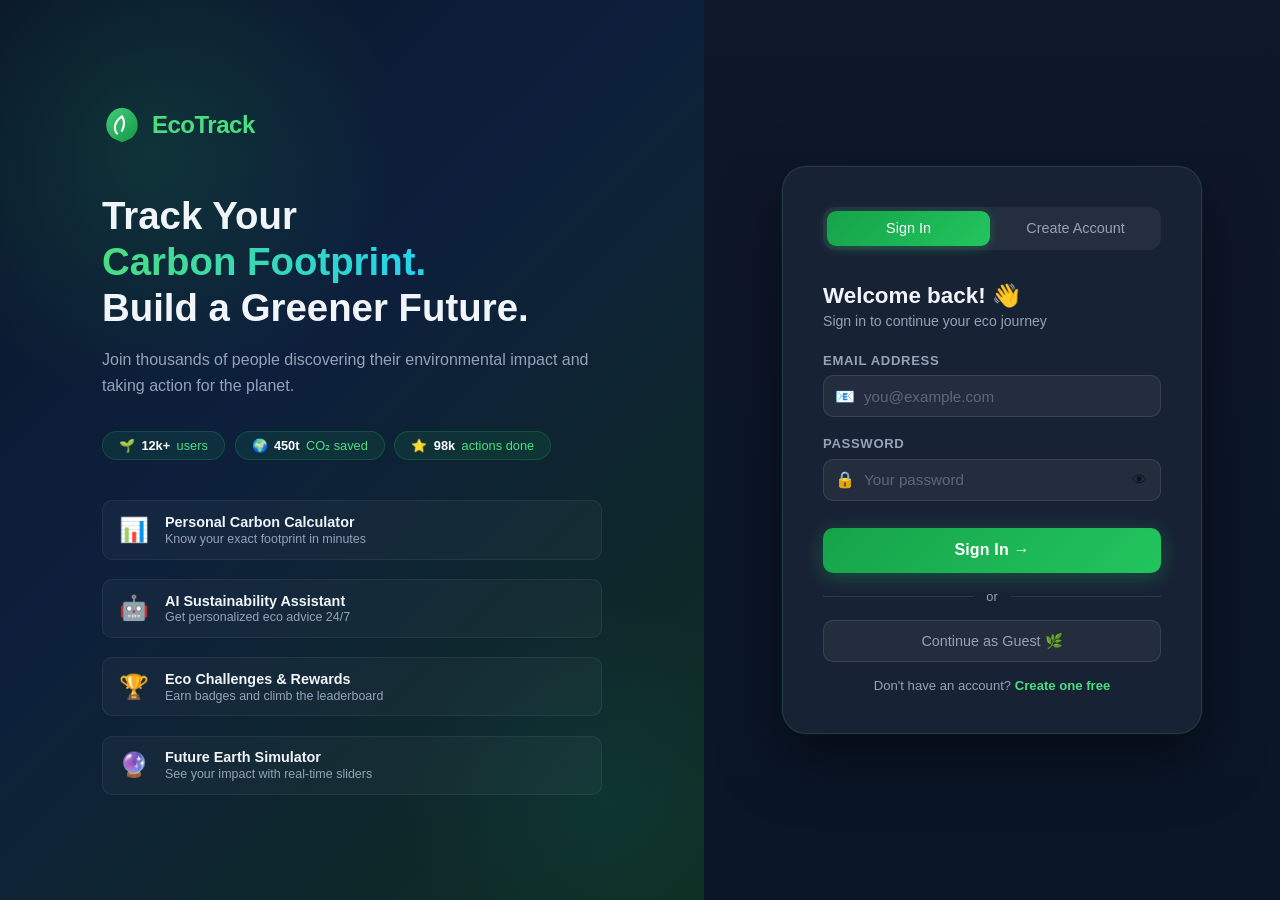
<file: index.html>
<!DOCTYPE html>
<html lang="en">
<head>
  <meta charset="UTF-8" />
  <meta name="viewport" content="width=device-width, initial-scale=1.0" />
  <meta http-equiv="X-Content-Type-Options" content="nosniff" />
  <meta name="referrer" content="no-referrer" />
  <meta http-equiv="Content-Security-Policy" content="default-src 'self'; style-src 'self' https://fonts.googleapis.com 'unsafe-inline'; font-src https://fonts.gstatic.com; script-src 'self' 'unsafe-inline'; connect-src 'none'; img-src 'self' data:; frame-ancestors 'none';" />
  <title>EcoTrack — Your Carbon Footprint Companion</title>
  <meta name="description" content="EcoTrack helps you understand, track, and reduce your personal carbon footprint through smart insights, eco challenges, and AI guidance." />
  <link rel="preconnect" href="https://fonts.googleapis.com" />
  <link rel="preconnect" href="https://fonts.gstatic.com" crossorigin />
  <link href="https://fonts.googleapis.com/css2?family=Inter:wght@300;400;500;600;700;800&family=Space+Grotesk:wght@400;500;600;700&display=swap" rel="stylesheet" />
  <link rel="stylesheet" href="css/style.css" />
</head>
<body>
  <!-- Skip to main content (keyboard/screen reader accessibility) -->
  <a href="#main-content" class="skip-link">Skip to main content</a>

  <!-- ===== NAV ===== -->
  <nav class="navbar" id="navbar" role="navigation" aria-label="Main navigation">
    <div class="nav-brand">
      <div class="nav-logo" aria-label="EcoTrack home">
        <svg width="28" height="28" viewBox="0 0 28 28" fill="none" aria-hidden="true">
          <path d="M14 2C8 2 3 8 3 14c0 4 2 7.5 5 9.5L14 26l6-2.5c3-2 5-5.5 5-9.5C25 8 20 2 14 2z" fill="url(#leafGrad)" opacity="0.9"/>
          <path d="M14 8c-3 2-5 5-5 8 0 1.5.5 3 1.5 4" stroke="#fff" stroke-width="1.5" stroke-linecap="round"/>
          <path d="M14 8c2 3 2 6 0 10" stroke="#fff" stroke-width="1.5" stroke-linecap="round"/>
          <defs>
            <linearGradient id="leafGrad" x1="3" y1="2" x2="25" y2="26" gradientUnits="userSpaceOnUse">
              <stop offset="0%" stop-color="#4ade80"/>
              <stop offset="100%" stop-color="#16a34a"/>
            </linearGradient>
          </defs>
        </svg>
        <span>EcoTrack</span>
      </div>
    </div>
    <div class="nav-tabs" id="navTabs" role="tablist" aria-label="App sections">
      <button class="nav-tab active" data-tab="dashboard" id="tab-dashboard" role="tab" aria-selected="true" aria-controls="section-dashboard">Dashboard</button>
      <button class="nav-tab" data-tab="calculator" id="tab-calculator" role="tab" aria-selected="false" aria-controls="section-calculator">Calculator</button>
      <button class="nav-tab" data-tab="actions" id="tab-actions" role="tab" aria-selected="false" aria-controls="section-actions">Actions</button>
      <button class="nav-tab" data-tab="challenges" id="tab-challenges" role="tab" aria-selected="false" aria-controls="section-challenges">Challenges</button>
      <button class="nav-tab" data-tab="leaderboard" id="tab-leaderboard" role="tab" aria-selected="false" aria-controls="section-leaderboard">Leaderboard</button>
      <button class="nav-tab" data-tab="simulator" id="tab-simulator" role="tab" aria-selected="false" aria-controls="section-simulator">Simulator</button>
      <button class="nav-tab" data-tab="hub" id="tab-hub" role="tab" aria-selected="false" aria-controls="section-hub">Learning Hub</button>
      <button class="nav-tab" data-tab="insights" id="tab-insights" role="tab" aria-selected="false" aria-controls="section-insights">Insights</button>
    </div>
    <div class="nav-right">
      <span class="nav-pts" id="navPoints" aria-label="Your green points">0 pts</span>
      <div class="nav-eco-score" aria-label="Your Eco Score">
        <span class="score-label">Eco Score</span>
        <span class="score-value" id="navEcoScore">—</span>
      </div>
      <div class="nav-user-btn" id="navUserBtn" onclick="toggleUserMenu()" aria-haspopup="true" aria-expanded="false" aria-controls="userDropdown" role="button" tabindex="0">
        <div class="nav-avatar" id="navUserAvatar" aria-hidden="true">?</div>
        <span class="nav-username" id="navUserName">User</span>
      </div>
      <div class="user-dropdown" id="userDropdown" role="menu" aria-label="User menu" style="display:none">
        <div class="dropdown-user-info">
          <div class="dropdown-avatar" id="dropdownAvatar" aria-hidden="true">?</div>
          <div>
            <div class="dropdown-name" id="dropdownName">User</div>
            <div class="dropdown-email" id="dropdownEmail">—</div>
          </div>
        </div>
        <hr class="dropdown-divider" />
        <button class="dropdown-item" onclick="logoutUser()" role="menuitem">🚪 Sign Out</button>
      </div>
    </div>
  </nav>

  <!-- ===== HERO STRIP ===== -->
  <div class="hero-strip" id="heroStrip">
    <div class="hero-content">
      <div class="hero-text">
        <h1>Your planet.<br/><span class="hero-highlight">Your responsibility.</span></h1>
        <p>Track your carbon footprint, take daily actions, and watch the difference you make. Every gram counts.</p>
      </div>
      <div class="hero-stats">
        <div class="hero-stat">
          <span class="hero-stat-num" id="heroTotal">—</span>
          <span class="hero-stat-label">kg CO₂ / year</span>
        </div>
        <div class="hero-divider"></div>
        <div class="hero-stat">
          <span class="hero-stat-num" id="heroSaved">0</span>
          <span class="hero-stat-label">kg saved this month</span>
        </div>
        <div class="hero-divider"></div>
        <div class="hero-stat">
          <span class="hero-stat-num" id="heroStreak">0</span>
          <span class="hero-stat-label">day streak 🔥</span>
        </div>
      </div>
    </div>
    <div class="hero-globe">
      <div class="globe-ring"></div>
      <div class="globe-ring ring2"></div>
      <div class="globe-ring ring3"></div>
      <div class="globe-core">
        <span id="globeScore">?</span>
      </div>
    </div>
  </div>

  <!-- ===== MAIN CONTENT ===== -->
  <main class="main-content" id="main-content" role="main">

    <!-- ======== DASHBOARD TAB ======== -->
    <section class="tab-section active" id="section-dashboard" role="tabpanel" aria-labelledby="tab-dashboard" tabindex="0">
      <div class="section-grid">

        <!-- Footprint Breakdown Card -->
        <div class="card card--wide">
          <div class="card-header">
            <h2 class="card-title">Footprint Breakdown</h2>
            <span class="card-badge">Your Profile</span>
          </div>
          <div class="breakdown-chart" id="breakdownChart">
            <div class="breakdown-bar-wrap">
              <div class="breakdown-bar-label"><span class="dot dot--transport"></span>Transport</div>
              <div class="breakdown-bar-track"><div class="breakdown-bar-fill" id="barTransport" style="width:0%"></div></div>
              <span class="breakdown-bar-val" id="valTransport">—</span>
            </div>
            <div class="breakdown-bar-wrap">
              <div class="breakdown-bar-label"><span class="dot dot--food"></span>Food</div>
              <div class="breakdown-bar-track"><div class="breakdown-bar-fill fill--food" id="barFood" style="width:0%"></div></div>
              <span class="breakdown-bar-val" id="valFood">—</span>
            </div>
            <div class="breakdown-bar-wrap">
              <div class="breakdown-bar-label"><span class="dot dot--energy"></span>Home Energy</div>
              <div class="breakdown-bar-track"><div class="breakdown-bar-fill fill--energy" id="barEnergy" style="width:0%"></div></div>
              <span class="breakdown-bar-val" id="valEnergy">—</span>
            </div>
            <div class="breakdown-bar-wrap">
              <div class="breakdown-bar-label"><span class="dot dot--shopping"></span>Shopping</div>
              <div class="breakdown-bar-track"><div class="breakdown-bar-fill fill--shopping" id="barShopping" style="width:0%"></div></div>
              <span class="breakdown-bar-val" id="valShopping">—</span>
            </div>
          </div>
          <div class="breakdown-cta" id="breakdownCta">
            <p>Complete the calculator to see your footprint breakdown</p>
            <button class="btn btn--primary" onclick="switchTab('calculator')">Calculate Now →</button>
          </div>
        </div>

        <!-- Global Comparison Card -->
        <div class="card">
          <div class="card-header">
            <h2 class="card-title">Global Comparison</h2>
          </div>
          <div class="comparison-wrap" id="comparisonWrap">
            <div class="comparison-item">
              <span class="comp-country">🇮🇳 India avg</span>
              <div class="comp-bar-track"><div class="comp-bar-fill" style="width:13%"></div></div>
              <span class="comp-val">1.9t</span>
            </div>
            <div class="comparison-item comp-you" id="compYou" style="display:none">
              <span class="comp-country">👤 You</span>
              <div class="comp-bar-track"><div class="comp-bar-fill comp-fill-you" id="compYouBar" style="width:0%"></div></div>
              <span class="comp-val" id="compYouVal">—</span>
            </div>
            <div class="comparison-item">
              <span class="comp-country">🌍 World avg</span>
              <div class="comp-bar-track"><div class="comp-bar-fill comp-fill-world" style="width:27%"></div></div>
              <span class="comp-val">4.0t</span>
            </div>
            <div class="comparison-item">
              <span class="comp-country">🇺🇸 USA avg</span>
              <div class="comp-bar-track"><div class="comp-bar-fill comp-fill-usa" style="width:100%"></div></div>
              <span class="comp-val">14.7t</span>
            </div>
            <div class="comparison-item">
              <span class="comp-country">🎯 Paris target</span>
              <div class="comp-bar-track"><div class="comp-bar-fill comp-fill-target" style="width:7%"></div></div>
              <span class="comp-val">1.0t</span>
            </div>
          </div>
          <p class="card-note" id="compNote">Complete calculator to see where you stand</p>
        </div>

        <!-- Trees Equivalent Card -->
        <div class="card trees-card">
          <div class="card-header">
            <h2 class="card-title">🌳 Trees Needed</h2>
          </div>
          <div class="trees-display">
            <span class="trees-num" id="treesEquivalent">—</span>
            <span class="trees-label">trees to offset your yearly emissions</span>
          </div>
          <p class="card-note">One tree absorbs ~22 kg CO₂/year. Reducing is always better than offsetting!</p>
        </div>

        <!-- Monthly Trend Card -->
        <div class="card card--wide">
          <div class="card-header">
            <h2 class="card-title">Monthly CO₂ Savings Trend</h2>
            <span class="card-badge trend-badge" id="trendBadge">—</span>
          </div>
          <div class="trend-chart" id="trendChart">
            <div class="trend-placeholder">
              <svg width="48" height="48" viewBox="0 0 48 48" fill="none">
                <path d="M4 40 L12 28 L20 32 L28 20 L36 24 L44 12" stroke="#4ade80" stroke-width="2.5" stroke-linecap="round" stroke-linejoin="round"/>
                <circle cx="44" cy="12" r="3" fill="#4ade80"/>
              </svg>
              <p>Track actions daily to build your trend chart</p>
            </div>
            <canvas id="trendCanvas" width="600" height="160" style="display:none"></canvas>
          </div>
        </div>

        <!-- Quick Actions Card -->
        <div class="card">
          <div class="card-header">
            <h2 class="card-title">Today's Actions</h2>
            <span id="todayCount" class="card-badge">0 done</span>
          </div>
          <div class="quick-actions-list" id="quickActionsList"></div>
        </div>

      </div>
    </section>

    <!-- ======== CALCULATOR TAB ======== -->
    <section class="tab-section" id="section-calculator" role="tabpanel" aria-labelledby="tab-calculator" tabindex="0">
      <div class="calc-header">
        <h2 class="section-title">Carbon Footprint Calculator</h2>
        <p class="section-subtitle">Answer a few questions about your lifestyle to get your personalized carbon footprint estimate.</p>
        <div class="calc-steps" id="calcSteps">
          <div class="calc-step active" data-step="0"><div class="step-icon">🚗</div><span>Transport</span></div>
          <div class="step-connector"></div>
          <div class="calc-step" data-step="1"><div class="step-icon">🍽️</div><span>Food</span></div>
          <div class="step-connector"></div>
          <div class="calc-step" data-step="2"><div class="step-icon">🏠</div><span>Home</span></div>
          <div class="step-connector"></div>
          <div class="calc-step" data-step="3"><div class="step-icon">🛍️</div><span>Shopping</span></div>
          <div class="step-connector"></div>
          <div class="calc-step" data-step="4"><div class="step-icon">✅</div><span>Results</span></div>
        </div>
      </div>

      <div class="calc-body">
        <!-- Step 0: Transport -->
        <div class="calc-panel active" id="panel-0">
          <h3 class="panel-title">🚗 How do you get around?</h3>
          <div class="question-group">
            <label class="question-label" for="carKm">How many km do you drive per week?</label>
            <div class="slider-wrap">
              <input type="range" id="carKm" class="eco-slider" min="0" max="1000" value="100" step="10" />
              <div class="slider-display"><span id="carKmVal">100</span> km/week</div>
            </div>
            <div class="option-row">
              <label class="question-label">Car type</label>
              <div class="option-pills" id="carType">
                <button class="pill active" data-val="petrol">⛽ Petrol</button>
                <button class="pill" data-val="diesel">🛢️ Diesel</button>
                <button class="pill" data-val="hybrid">⚡ Hybrid</button>
                <button class="pill" data-val="electric">🔋 Electric</button>
                <button class="pill" data-val="none">🚶 No car</button>
              </div>
            </div>
            <label class="question-label" for="flightShort">Short-haul flights per year (under 3h)</label>
            <div class="slider-wrap">
              <input type="range" id="flightShort" class="eco-slider" min="0" max="20" value="2" step="1"/>
              <div class="slider-display"><span id="flightShortVal">2</span> flights</div>
            </div>
            <label class="question-label" for="flightLong">Long-haul flights per year (over 3h)</label>
            <div class="slider-wrap">
              <input type="range" id="flightLong" class="eco-slider" min="0" max="10" value="1" step="1"/>
              <div class="slider-display"><span id="flightLongVal">1</span> flights</div>
            </div>
            <div class="option-row">
              <label class="question-label">Public transport use</label>
              <div class="option-pills" id="publicTransport">
                <button class="pill active" data-val="rarely">Rarely</button>
                <button class="pill" data-val="sometimes">Sometimes</button>
                <button class="pill" data-val="often">Often</button>
                <button class="pill" data-val="always">Always</button>
              </div>
            </div>
          </div>
          <div class="panel-nav"><span></span><button class="btn btn--primary" onclick="nextPanel(1)">Next: Food →</button></div>
        </div>

        <!-- Step 1: Food -->
        <div class="calc-panel" id="panel-1">
          <h3 class="panel-title">🍽️ What do you eat?</h3>
          <div class="question-group">
            <div class="option-row">
              <label class="question-label">Diet type</label>
              <div class="option-pills" id="dietType">
                <button class="pill active" data-val="omnivore">🥩 Omnivore</button>
                <button class="pill" data-val="flexitarian">🥗 Flexitarian</button>
                <button class="pill" data-val="vegetarian">🥦 Vegetarian</button>
                <button class="pill" data-val="vegan">🌱 Vegan</button>
              </div>
            </div>
            <label class="question-label" for="meatFreq">How many times a week do you eat red meat?</label>
            <div class="slider-wrap">
              <input type="range" id="meatFreq" class="eco-slider" min="0" max="21" value="5" step="1"/>
              <div class="slider-display"><span id="meatFreqVal">5</span> times/week</div>
            </div>
            <div class="option-row">
              <label class="question-label">Local / seasonal food</label>
              <div class="option-pills" id="localFood">
                <button class="pill active" data-val="rarely">Rarely</button>
                <button class="pill" data-val="sometimes">Sometimes</button>
                <button class="pill" data-val="mostly">Mostly</button>
                <button class="pill" data-val="always">Always</button>
              </div>
            </div>
            <div class="option-row">
              <label class="question-label">Food waste</label>
              <div class="option-pills" id="foodWaste">
                <button class="pill active" data-val="lots">Lots</button>
                <button class="pill" data-val="some">Some</button>
                <button class="pill" data-val="little">Little</button>
                <button class="pill" data-val="none">None</button>
              </div>
            </div>
          </div>
          <div class="panel-nav">
            <button class="btn btn--ghost" onclick="nextPanel(0)">← Back</button>
            <button class="btn btn--primary" onclick="nextPanel(2)">Next: Home →</button>
          </div>
        </div>

        <!-- Step 2: Home -->
        <div class="calc-panel" id="panel-2">
          <h3 class="panel-title">🏠 Your home energy use</h3>
          <div class="question-group">
            <div class="option-row">
              <label class="question-label">Home type</label>
              <div class="option-pills" id="homeType">
                <button class="pill active" data-val="apartment">🏢 Apartment</button>
                <button class="pill" data-val="house-small">🏡 Small house</button>
                <button class="pill" data-val="house-large">🏘️ Large house</button>
              </div>
            </div>
            <label class="question-label" for="electricBill">Monthly electricity bill (₹)</label>
            <div class="slider-wrap">
              <input type="range" id="electricBill" class="eco-slider" min="0" max="10000" value="1500" step="100"/>
              <div class="slider-display">₹<span id="electricBillVal">1500</span>/month</div>
            </div>
            <div class="option-row">
              <label class="question-label">Energy source</label>
              <div class="option-pills" id="energySource">
                <button class="pill active" data-val="grid">🔌 Grid</button>
                <button class="pill" data-val="partial-solar">☀️ Partial solar</button>
                <button class="pill" data-val="full-solar">🌞 Full solar</button>
              </div>
            </div>
            <div class="option-row">
              <label class="question-label">Heating / cooling</label>
              <div class="option-pills" id="acUse">
                <button class="pill active" data-val="heavy">Heavy AC</button>
                <button class="pill" data-val="moderate">Moderate</button>
                <button class="pill" data-val="minimal">Minimal</button>
                <button class="pill" data-val="none">None</button>
              </div>
            </div>
            <div class="option-row">
              <label class="question-label">LED lighting</label>
              <div class="option-pills" id="ledLights">
                <button class="pill active" data-val="none">None</button>
                <button class="pill" data-val="some">Some</button>
                <button class="pill" data-val="all">All LEDs</button>
              </div>
            </div>
          </div>
          <div class="panel-nav">
            <button class="btn btn--ghost" onclick="nextPanel(1)">← Back</button>
            <button class="btn btn--primary" onclick="nextPanel(3)">Next: Shopping →</button>
          </div>
        </div>

        <!-- Step 3: Shopping -->
        <div class="calc-panel" id="panel-3">
          <h3 class="panel-title">🛍️ Your shopping habits</h3>
          <div class="question-group">
            <div class="option-row">
              <label class="question-label">Clothing purchases per year</label>
              <div class="option-pills" id="clothingBuy">
                <button class="pill active" data-val="minimal">Minimal (&lt;5)</button>
                <button class="pill" data-val="moderate">Moderate (5-15)</button>
                <button class="pill" data-val="frequent">Frequent (15+)</button>
              </div>
            </div>
            <div class="option-row">
              <label class="question-label">Electronics purchases per year</label>
              <div class="option-pills" id="electronicsBuy">
                <button class="pill active" data-val="none">None</button>
                <button class="pill" data-val="one">1 item</button>
                <button class="pill" data-val="several">Several</button>
              </div>
            </div>
            <div class="option-row">
              <label class="question-label">Do you buy second-hand / recycle?</label>
              <div class="option-pills" id="secondHand">
                <button class="pill active" data-val="never">Never</button>
                <button class="pill" data-val="sometimes">Sometimes</button>
                <button class="pill" data-val="often">Often</button>
              </div>
            </div>
            <div class="option-row">
              <label class="question-label">Online vs local shopping</label>
              <div class="option-pills" id="onlineShopping">
                <button class="pill active" data-val="mostly-online">Mostly online</button>
                <button class="pill" data-val="mixed">Mixed</button>
                <button class="pill" data-val="mostly-local">Mostly local</button>
              </div>
            </div>
          </div>
          <div class="panel-nav">
            <button class="btn btn--ghost" onclick="nextPanel(2)">← Back</button>
            <button class="btn btn--primary" onclick="calculateFootprint()">Calculate My Footprint 🌱</button>
          </div>
        </div>

        <!-- Step 4: Results -->
        <div class="calc-panel" id="panel-4">
          <div class="results-hero">
            <div class="results-ring-wrap">
              <svg class="results-ring" viewBox="0 0 200 200" width="200" height="200">
                <circle cx="100" cy="100" r="85" stroke="#1e293b" stroke-width="16" fill="none"/>
                <circle cx="100" cy="100" r="85" id="resultsArc"
                  stroke="url(#arcGrad)" stroke-width="16" fill="none"
                  stroke-linecap="round"
                  stroke-dasharray="534"
                  stroke-dashoffset="534"
                  transform="rotate(-90 100 100)"/>
                <defs>
                  <linearGradient id="arcGrad" x1="0" y1="0" x2="1" y2="1">
                    <stop offset="0%" stop-color="#4ade80"/>
                    <stop offset="100%" stop-color="#22d3ee"/>
                  </linearGradient>
                </defs>
              </svg>
              <div class="results-ring-center">
                <span class="results-big" id="resultsTonnes">—</span>
                <span class="results-unit">tonnes CO₂/yr</span>
              </div>
            </div>
            <div class="results-grade-wrap">
              <div class="results-grade" id="resultsGrade">?</div>
              <p class="results-grade-label" id="resultsGradeLabel">Calculating...</p>
            </div>
          </div>
          <div class="results-breakdown" id="resultsBreakdown"></div>
          <div class="results-tips" id="resultsTips"></div>
          <div class="panel-nav" style="justify-content:center; gap:1rem; flex-wrap:wrap;">
            <button class="btn btn--ghost" onclick="nextPanel(0)">← Recalculate</button>
            <button class="btn btn--primary" onclick="saveAndGoToDashboard()">Save & View Dashboard 🌍</button>
            <button class="btn btn--success" onclick="switchTab('actions')">See Actions I Can Take →</button>
          </div>
        </div>
      </div>
    </section>

    <!-- ======== ACTIONS TAB ======== -->
    <section class="tab-section" id="section-actions" role="tabpanel" aria-labelledby="tab-actions" tabindex="0">
      <div class="actions-header">
        <h2 class="section-title">Eco Actions</h2>
        <p class="section-subtitle">Small daily actions add up. Check off what you're doing today and earn green points.</p>
        <div class="actions-filter" id="actionsFilter">
          <button class="filter-btn active" data-filter="all">All</button>
          <button class="filter-btn" data-filter="transport">🚗 Transport</button>
          <button class="filter-btn" data-filter="food">🍽️ Food</button>
          <button class="filter-btn" data-filter="energy">⚡ Energy</button>
          <button class="filter-btn" data-filter="shopping">🛍️ Shopping</button>
        </div>
      </div>
      <div class="actions-grid" id="actionsGrid"></div>
    </section>

    <!-- ======== CHALLENGES TAB ======== -->
    <section class="tab-section" id="section-challenges" role="tabpanel" aria-labelledby="tab-challenges" tabindex="0">
      <div class="section-header-block">
        <h2 class="section-title">🎯 Weekly Eco Challenges</h2>
        <p class="section-subtitle">Take on eco missions and earn Green Points and badges. Log your progress below!</p>
      </div>
      <div class="challenges-grid" id="challengesGrid"></div>
    </section>

    <!-- ======== LEADERBOARD TAB ======== -->
    <section class="tab-section" id="section-leaderboard" role="tabpanel" aria-labelledby="tab-leaderboard" tabindex="0">
      <div class="section-header-block">
        <h2 class="section-title">🏆 Community Leaderboard</h2>
        <p class="section-subtitle">See how you rank against the EcoTrack community. Earn points through actions and challenges.</p>
      </div>

      <div class="leaderboard-layout">
        <!-- User rank summary -->
        <div class="lb-user-card">
          <div class="lb-user-avatar" id="navUserAvatar2">?</div>
          <div class="lb-user-info">
            <div class="lb-user-name" id="lbUserName">You</div>
            <div class="lb-user-rank" id="userRankDisplay">#— of —</div>
          </div>
          <div class="lb-user-pts" id="userPointsDisplay">0 pts</div>
        </div>

        <!-- Badges section -->
        <div class="card" style="margin-bottom:1.5rem;">
          <div class="card-header">
            <h2 class="card-title">🏅 Your Badges</h2>
            <span class="card-badge" id="badgeCountLabel">0 earned</span>
          </div>
          <div class="badges-grid" id="badgesGrid"></div>
        </div>

        <!-- Leaderboard list -->
        <div class="card">
          <div class="card-header">
            <h2 class="card-title">Community Rankings</h2>
          </div>
          <div class="leaderboard-list" id="leaderboardList"></div>
        </div>
      </div>
    </section>

    <!-- ======== SIMULATOR TAB ======== -->
    <section class="tab-section" id="section-simulator" role="tabpanel" aria-labelledby="tab-simulator" tabindex="0">
      <div class="section-header-block">
        <h2 class="section-title">🔮 Future Earth Simulator</h2>
        <p class="section-subtitle">Move the sliders to see how lifestyle changes could reduce your emissions in real time.</p>
      </div>

      <div class="simulator-layout">
        <div class="sim-sliders-panel">
          <div class="sim-sliders" id="simSliders"></div>
          <button class="btn btn--ghost" onclick="resetSimulator()" style="margin-top:1rem; width:100%;">↺ Reset All</button>
        </div>

        <div class="sim-results-panel">
          <!-- Progress ring -->
          <div class="sim-ring-wrap">
            <svg width="160" height="160" viewBox="0 0 160 160">
              <circle cx="80" cy="80" r="54" stroke="#1e293b" stroke-width="14" fill="none"/>
              <circle cx="80" cy="80" r="54" id="simProgressRing"
                stroke="#94a3b8" stroke-width="14" fill="none"
                stroke-linecap="round"
                stroke-dasharray="339"
                stroke-dashoffset="339"
                transform="rotate(-90 80 80)"
                style="transition: stroke-dashoffset 0.4s, stroke 0.4s"/>
            </svg>
            <div class="sim-ring-center">
              <span class="sim-pct" id="simPctText">0%</span>
              <span class="sim-pct-label">reduced</span>
            </div>
          </div>

          <!-- Result numbers -->
          <div class="sim-results-grid">
            <div class="sim-result-card">
              <span class="sim-result-icon">🌍</span>
              <span class="sim-result-num" id="simCo2Saved" data-current="0">0 kg</span>
              <span class="sim-result-label">CO₂ saved/year</span>
            </div>
            <div class="sim-result-card">
              <span class="sim-result-icon">💰</span>
              <span class="sim-result-num" id="simMoneySaved" data-current="0">0</span>
              <span class="sim-result-label">₹ saved/year</span>
            </div>
            <div class="sim-result-card">
              <span class="sim-result-icon">🌳</span>
              <span class="sim-result-num" id="simTreesSaved" data-current="0">0</span>
              <span class="sim-result-label">Trees equivalent</span>
            </div>
            <div class="sim-result-card">
              <span class="sim-result-icon">📉</span>
              <span class="sim-result-num" id="simTonnesSaved" data-current="0">0 t</span>
              <span class="sim-result-label">Tonnes CO₂ reduced</span>
            </div>
          </div>

          <div class="sim-impact-desc" id="simImpactDesc">Move the sliders above to see your potential impact!</div>
        </div>
      </div>
    </section>

    <!-- ======== LEARNING HUB TAB ======== -->
    <section class="tab-section" id="section-hub" role="tabpanel" aria-labelledby="tab-hub" tabindex="0">
      <div class="section-header-block">
        <h2 class="section-title">📚 Learning Hub</h2>
        <p class="section-subtitle">Expand your eco-knowledge with articles and interactive quizzes. Earn points for every quiz you complete!</p>
      </div>
      <div class="hub-grid" id="hubGrid"></div>
    </section>

    <!-- ======== INSIGHTS TAB ======== -->
    <section class="tab-section" id="section-insights" role="tabpanel" aria-labelledby="tab-insights" tabindex="0">
      <div class="insights-header">
        <h2 class="section-title">Personalized Insights</h2>
        <p class="section-subtitle">Smart recommendations based on your lifestyle choices.</p>
      </div>
      <div class="insights-grid" id="insightsGrid"></div>
    </section>

  </main>

  <!-- ===== FOOTER ===== -->
  <footer class="footer">
    <div class="footer-inner">
      <div class="footer-brand">
        <svg width="20" height="20" viewBox="0 0 28 28" fill="none">
          <path d="M14 2C8 2 3 8 3 14c0 4 2 7.5 5 9.5L14 26l6-2.5c3-2 5-5.5 5-9.5C25 8 20 2 14 2z" fill="url(#fLeafGrad)"/>
          <defs><linearGradient id="fLeafGrad" x1="3" y1="2" x2="25" y2="26"><stop offset="0%" stop-color="#4ade80"/><stop offset="100%" stop-color="#16a34a"/></linearGradient></defs>
        </svg>
        <span>EcoTrack</span>
      </div>
      <p class="footer-text">Helping people live lighter on the planet. <br/>CO₂ data based on IPCC and IEA reports.</p>
      <p class="footer-copy">Made with 💚 for a greener tomorrow</p>
    </div>
  </footer>

  <!-- ===== CHATBOT FLOATING BUTTON ===== -->
  <button class="chatbot-fab" onclick="openChatbot()" aria-label="Open EcoBot AI sustainability assistant" id="chatbotFab">
    <span class="fab-icon" aria-hidden="true">🤖</span>
    <span class="fab-label">EcoBot</span>
  </button>

  <!-- ===== CHATBOT MODAL ===== -->
  <div class="modal-overlay chatbot-modal" id="chatbotModal" role="dialog" aria-modal="true" aria-label="EcoBot AI Chat" aria-hidden="true">
    <div class="chatbot-window">
      <div class="chatbot-header">
        <div class="chatbot-title">
          <span class="chatbot-avatar" aria-hidden="true">🤖</span>
          <div>
            <div class="chatbot-name">EcoBot</div>
            <div class="chatbot-status">AI Sustainability Assistant • Online</div>
          </div>
        </div>
        <button class="chatbot-close" onclick="closeChatbot()" aria-label="Close chat">&#x2715;</button>
      </div>
      <div class="chat-messages" id="chatMessages" role="log" aria-live="polite" aria-label="Chat conversation"></div>
      <div class="chat-suggestions" role="group" aria-label="Quick question suggestions">
        <button class="chat-chip" onclick="sendSuggestion('What should I fix first?')">What to fix first?</button>
        <button class="chat-chip" onclick="sendSuggestion('How close am I to the Paris target?')">Paris target gap</button>
        <button class="chat-chip" onclick="sendSuggestion('Show my top saving opportunity')">Top saving</button>
        <button class="chat-chip" onclick="sendSuggestion('Eco friendly food tips')">Food tips</button>
      </div>
      <div class="chat-input-row">
        <label for="chatInput" class="sr-only">Message EcoBot</label>
        <input type="text" id="chatInput" class="chat-input" placeholder="Ask EcoBot anything…" aria-label="Type a message to EcoBot" />
        <button class="chat-send" onclick="sendChatMessage()" aria-label="Send message">➤</button>
      </div>
    </div>
  </div>

  <!-- ===== ARTICLE MODAL ===== -->
  <div class="modal-overlay article-modal" id="articleModal" role="dialog" aria-modal="true" aria-labelledby="articleTitle" aria-hidden="true">
    <div class="article-window">
      <div class="article-header">
        <h2 class="article-title" id="articleTitle">Article</h2>
        <button class="article-close" id="closeArticle" onclick="closeArticleModal()" aria-label="Close article">✕</button>
      </div>
      <div class="article-body" id="articleBody"></div>
      <div class="article-quiz" id="articleQuiz"></div>
    </div>
  </div>

  <!-- ===== TOAST ===== -->
  <div class="toast" id="toast" role="status" aria-live="polite" aria-atomic="true"></div>

  <!-- ===== SCRIPTS ===== -->
  <script src="js/auth.js"></script>
  <script src="js/data.js"></script>
  <script src="js/calculator.js"></script>
  <script src="js/actions.js"></script>
  <script src="js/insights.js"></script>
  <script src="js/chatbot.js"></script>
  <script src="js/gamification.js"></script>
  <script src="js/challenges.js"></script>
  <script src="js/simulator.js"></script>
  <script src="js/hub.js"></script>
  <script src="js/app.js"></script>
  <script>
    // User dropdown toggle
    function toggleUserMenu() {
      const dd  = document.getElementById('userDropdown');
      const btn = document.getElementById('navUserBtn');
      if (!dd) return;
      const isOpen = dd.style.display !== 'none';
      dd.style.display = isOpen ? 'none' : 'block';
      if (btn) btn.setAttribute('aria-expanded', isOpen ? 'false' : 'true');

      // Populate dropdown
      const user = getCurrentUser();
      if (user) {
        const da = document.getElementById('dropdownAvatar');
        const dn = document.getElementById('dropdownName');
        const de = document.getElementById('dropdownEmail');
        if (da) { da.textContent = getAvatarInitials(user.username); da.style.background = getAvatarColor(user.username); }
        if (dn) dn.textContent = user.username;
        if (de) de.textContent = user.email;

        // Also update leaderboard avatar
        const la = document.getElementById('navUserAvatar2');
        const ln = document.getElementById('lbUserName');
        if (la) { la.textContent = getAvatarInitials(user.username); la.style.background = getAvatarColor(user.username); }
        if (ln) ln.textContent = user.username;
      }
    }

    // Close dropdown on outside click
    document.addEventListener('click', function(e) {
      const btn = document.getElementById('navUserBtn');
      const dd  = document.getElementById('userDropdown');
      if (dd && btn && !btn.contains(e.target)) {
        dd.style.display = 'none';
      }
    });
  </script>
</body>
</html>
</file>
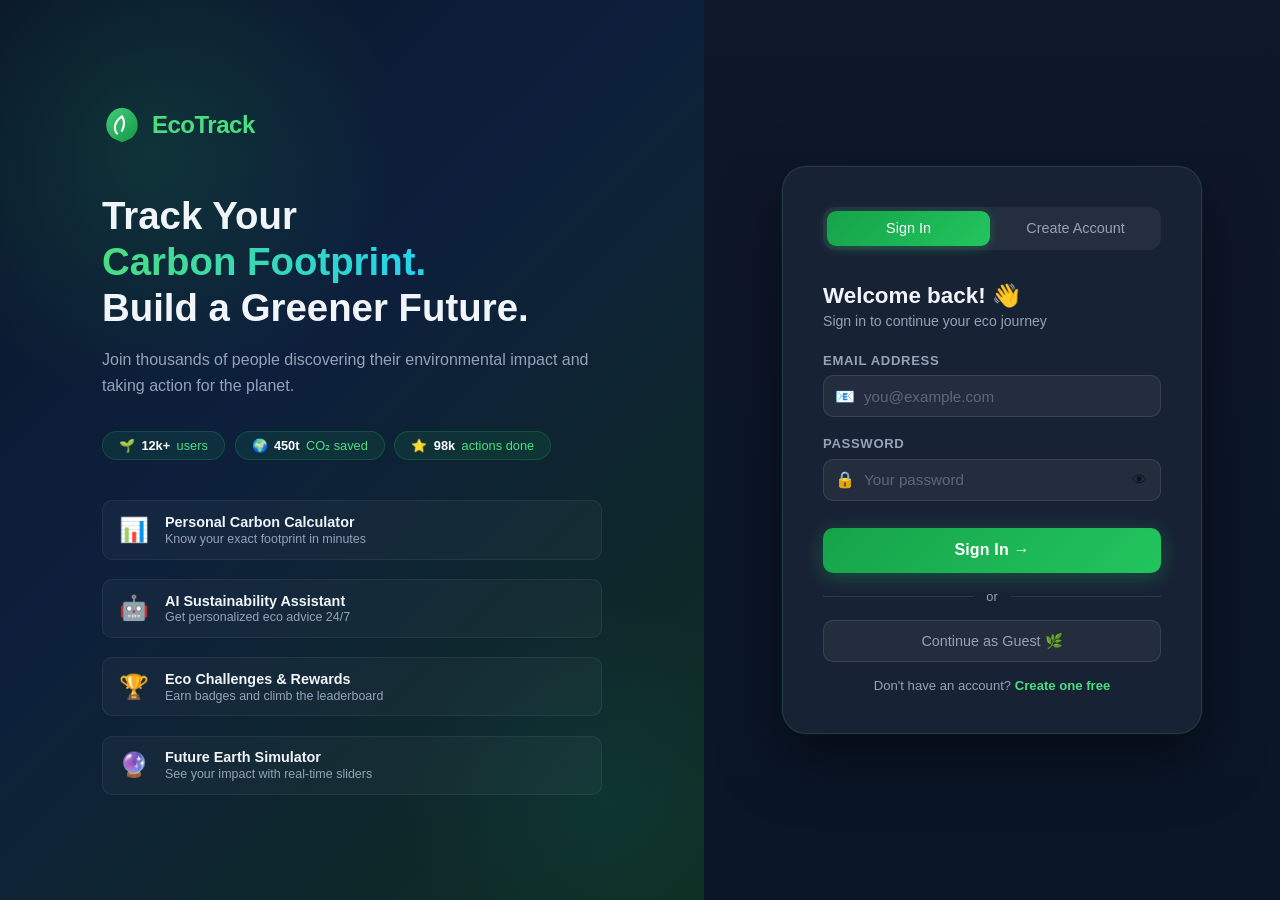
<file: login.html>
<!DOCTYPE html>
<html lang="en">
<head>
  <meta charset="UTF-8" />
  <meta name="viewport" content="width=device-width, initial-scale=1.0" />
  <meta http-equiv="X-Content-Type-Options" content="nosniff" />
  <meta name="referrer" content="no-referrer" />
  <meta http-equiv="Content-Security-Policy" content="default-src 'self'; style-src 'self' https://fonts.googleapis.com 'unsafe-inline'; font-src https://fonts.gstatic.com; script-src 'self' 'unsafe-inline'; connect-src 'none'; img-src 'self' data:; frame-ancestors 'none';" />
  <title>EcoTrack — Sign In</title>
  <meta name="description" content="Sign in or create your EcoTrack account to start tracking your carbon footprint." />
  <link rel="preconnect" href="https://fonts.googleapis.com" />
  <link rel="preconnect" href="https://fonts.gstatic.com" crossorigin />
  <link href="https://fonts.googleapis.com/css2?family=Inter:wght@300;400;500;600;700;800&family=Space+Grotesk:wght@400;500;600;700&display=swap" rel="stylesheet" />
  <link rel="stylesheet" href="css/login.css" />
</head>
<body>

  <!-- Animated background particles -->
  <div class="bg-particles" id="bgParticles"></div>

  <div class="login-layout">

    <!-- ── LEFT PANEL ── -->
    <div class="left-panel">
      <div class="left-content">
        <div class="brand">
          <div class="brand-logo">
            <svg width="40" height="40" viewBox="0 0 28 28" fill="none">
              <path d="M14 2C8 2 3 8 3 14c0 4 2 7.5 5 9.5L14 26l6-2.5c3-2 5-5.5 5-9.5C25 8 20 2 14 2z" fill="url(#lg1)" opacity="0.9"/>
              <path d="M14 8c-3 2-5 5-5 8 0 1.5.5 3 1.5 4" stroke="#fff" stroke-width="1.5" stroke-linecap="round"/>
              <path d="M14 8c2 3 2 6 0 10" stroke="#fff" stroke-width="1.5" stroke-linecap="round"/>
              <defs>
                <linearGradient id="lg1" x1="3" y1="2" x2="25" y2="26" gradientUnits="userSpaceOnUse">
                  <stop offset="0%" stop-color="#4ade80"/>
                  <stop offset="100%" stop-color="#16a34a"/>
                </linearGradient>
              </defs>
            </svg>
            <span>EcoTrack</span>
          </div>
        </div>

        <div class="hero-text">
          <h1>Track Your<br/><span class="gradient-text">Carbon Footprint.</span><br/>Build a Greener Future.</h1>
          <p>Join thousands of people discovering their environmental impact and taking action for the planet.</p>
        </div>

        <div class="stats-row">
          <div class="stat-pill">🌱 <strong>12k+</strong> users</div>
          <div class="stat-pill">🌍 <strong>450t</strong> CO₂ saved</div>
          <div class="stat-pill">⭐ <strong>98k</strong> actions done</div>
        </div>

        <div class="features-list">
          <div class="feature-item">
            <span class="feature-icon">📊</span>
            <div>
              <div class="feature-title">Personal Carbon Calculator</div>
              <div class="feature-desc">Know your exact footprint in minutes</div>
            </div>
          </div>
          <div class="feature-item">
            <span class="feature-icon">🤖</span>
            <div>
              <div class="feature-title">AI Sustainability Assistant</div>
              <div class="feature-desc">Get personalized eco advice 24/7</div>
            </div>
          </div>
          <div class="feature-item">
            <span class="feature-icon">🏆</span>
            <div>
              <div class="feature-title">Eco Challenges & Rewards</div>
              <div class="feature-desc">Earn badges and climb the leaderboard</div>
            </div>
          </div>
          <div class="feature-item">
            <span class="feature-icon">🔮</span>
            <div>
              <div class="feature-title">Future Earth Simulator</div>
              <div class="feature-desc">See your impact with real-time sliders</div>
            </div>
          </div>
        </div>
      </div>
    </div>

    <!-- ── RIGHT PANEL ── -->
    <div class="right-panel">
      <div class="form-card" id="formCard">

        <!-- Tab switcher -->
        <div class="form-tabs" role="tablist" aria-label="Authentication options">
          <button class="form-tab active" id="tabSignIn" onclick="showTab('signin')" role="tab" aria-selected="true" aria-controls="panelSignin">Sign In</button>
          <button class="form-tab" id="tabRegister" onclick="showTab('register')" role="tab" aria-selected="false" aria-controls="panelRegister">Create Account</button>
        </div>

        <!-- ── SIGN IN FORM ── -->
        <div class="form-panel active" id="panelSignin">
          <div class="form-welcome">
            <h2>Welcome back! 👋</h2>
            <p>Sign in to continue your eco journey</p>
          </div>
          <div class="error-box" id="signinError" style="display:none"></div>
          <form id="signinForm" onsubmit="handleSignin(event)" novalidate>
            <div class="field-group">
              <label for="signinEmail">Email address</label>
              <div class="input-wrap">
                <span class="input-icon">📧</span>
                <input type="email" id="signinEmail" placeholder="you@example.com" autocomplete="email" required />
              </div>
            </div>
            <div class="field-group">
              <label for="signinPassword">Password</label>
              <div class="input-wrap">
                <span class="input-icon">🔒</span>
                <input type="password" id="signinPassword" placeholder="Your password" autocomplete="current-password" required />
                <button type="button" class="toggle-pw" onclick="togglePassword('signinPassword', this)">👁</button>
              </div>
            </div>
            <button type="submit" class="btn-submit" id="signinBtn">
              <span class="btn-text">Sign In →</span>
              <span class="btn-loader" style="display:none">⏳</span>
            </button>
          </form>
          <div class="form-divider"><span>or</span></div>
          <button class="btn-guest" onclick="continueAsGuest()">Continue as Guest 🌿</button>
          <p class="form-switch">Don't have an account? <a href="#" onclick="showTab('register')">Create one free</a></p>
        </div>

        <!-- ── REGISTER FORM ── -->
        <div class="form-panel" id="panelRegister">
          <div class="form-welcome">
            <h2>Join EcoTrack 🌱</h2>
            <p>Create your free account and start making a difference</p>
          </div>
          <div class="error-box" id="registerError" style="display:none"></div>
          <div class="success-box" id="registerSuccess" style="display:none"></div>
          <form id="registerForm" onsubmit="handleRegister(event)" novalidate>
            <div class="field-group">
              <label for="regUsername">Username</label>
              <div class="input-wrap">
                <span class="input-icon">🧑</span>
                <input type="text" id="regUsername" placeholder="e.g. eco_warrior" autocomplete="username" required minlength="3" />
              </div>
            </div>
            <div class="field-group">
              <label for="regEmail">Email address</label>
              <div class="input-wrap">
                <span class="input-icon">📧</span>
                <input type="email" id="regEmail" placeholder="you@example.com" autocomplete="email" required />
              </div>
            </div>
            <div class="field-group">
              <label for="regPassword">Password</label>
              <div class="input-wrap">
                <span class="input-icon">🔒</span>
                <input type="password" id="regPassword" placeholder="At least 6 characters" autocomplete="new-password" required minlength="6" />
                <button type="button" class="toggle-pw" onclick="togglePassword('regPassword', this)">👁</button>
              </div>
              <div class="password-strength" id="pwStrength">
                <div class="strength-bar"><div class="strength-fill" id="strengthFill"></div></div>
                <span class="strength-label" id="strengthLabel">Enter password</span>
              </div>
            </div>
            <div class="field-group">
              <label for="regConfirm">Confirm Password</label>
              <div class="input-wrap">
                <span class="input-icon">🔒</span>
                <input type="password" id="regConfirm" placeholder="Repeat password" required />
              </div>
            </div>
            <button type="submit" class="btn-submit" id="registerBtn">
              <span class="btn-text">Create Account 🌍</span>
              <span class="btn-loader" style="display:none">⏳</span>
            </button>
          </form>
          <p class="form-switch">Already have an account? <a href="#" onclick="showTab('signin')">Sign in</a></p>
        </div>

      </div>
    </div>

  </div>

  <script src="js/auth.js"></script>
  <script>
    // ── If already logged in, go directly to app ──
    if (isLoggedIn()) {
      window.location.href = 'index.html';
    }

    // ── Tab switching ──
    function showTab(tab) {
      document.querySelectorAll('.form-tab').forEach(t => {
        t.classList.remove('active');
        t.setAttribute('aria-selected', 'false');
      });
      document.querySelectorAll('.form-panel').forEach(p => p.classList.remove('active'));
      if (tab === 'signin') {
        document.getElementById('tabSignIn').classList.add('active');
        document.getElementById('tabSignIn').setAttribute('aria-selected', 'true');
        document.getElementById('panelSignin').classList.add('active');
      } else {
        document.getElementById('tabRegister').classList.add('active');
        document.getElementById('tabRegister').setAttribute('aria-selected', 'true');
        document.getElementById('panelRegister').classList.add('active');
      }
      // Clear errors
      ['signinError','registerError','registerSuccess'].forEach(id => {
        const el = document.getElementById(id);
        if (el) el.style.display = 'none';
      });
    }

    // ── Password toggle ──
    function togglePassword(fieldId, btn) {
      const field = document.getElementById(fieldId);
      field.type = field.type === 'password' ? 'text' : 'password';
      btn.textContent = field.type === 'password' ? '👁' : '🙈';
    }

    // ── Password strength ──
    document.getElementById('regPassword').addEventListener('input', function() {
      const val = this.value;
      const fill = document.getElementById('strengthFill');
      const label = document.getElementById('strengthLabel');
      let score = 0;
      if (val.length >= 6) score++;
      if (val.length >= 10) score++;
      if (/[A-Z]/.test(val)) score++;
      if (/[0-9]/.test(val)) score++;
      if (/[^A-Za-z0-9]/.test(val)) score++;
      const pct = (score / 5) * 100;
      fill.style.width = pct + '%';
      const colors = ['#ef4444','#f97316','#fbbf24','#22c55e','#16a34a'];
      const labels = ['Very Weak','Weak','Fair','Strong','Very Strong'];
      fill.style.background = colors[score - 1] || '#334155';
      label.textContent = score > 0 ? labels[score - 1] : 'Enter password';
    });

    // ── Sign In ──
    function handleSignin(e) {
      e.preventDefault();
      const email = document.getElementById('signinEmail').value.trim();
      const password = document.getElementById('signinPassword').value;
      const errEl = document.getElementById('signinError');

      if (!email || !password) {
        showError(errEl, 'Please fill in all fields.');
        return;
      }

      setLoading('signinBtn', true);
      setTimeout(() => {
        const result = loginUser(email, password);
        setLoading('signinBtn', false);
        if (result.ok) {
          window.location.href = 'index.html';
        } else {
          showError(errEl, result.error);
        }
      }, 600);
    }

    // ── Register ──
    function handleRegister(e) {
      e.preventDefault();
      const username = document.getElementById('regUsername').value.trim();
      const email = document.getElementById('regEmail').value.trim();
      const password = document.getElementById('regPassword').value;
      const confirm = document.getElementById('regConfirm').value;
      const errEl = document.getElementById('registerError');
      const sucEl = document.getElementById('registerSuccess');

      if (!username || !email || !password || !confirm) {
        showError(errEl, 'Please fill in all fields.'); return;
      }
      if (username.length < 3) {
        showError(errEl, 'Username must be at least 3 characters.'); return;
      }
      if (password.length < 6) {
        showError(errEl, 'Password must be at least 6 characters.'); return;
      }
      if (password !== confirm) {
        showError(errEl, 'Passwords do not match.'); return;
      }

      setLoading('registerBtn', true);
      setTimeout(() => {
        const result = registerUser(username, email, password);
        setLoading('registerBtn', false);
        if (result.ok) {
          errEl.style.display = 'none';
          sucEl.textContent = '✅ Account created! Signing you in…';
          sucEl.style.display = 'block';
          setTimeout(() => {
            loginUser(email, password);
            window.location.href = 'index.html';
          }, 1000);
        } else {
          showError(errEl, result.error);
        }
      }, 700);
    }

    // ── Guest ──
    function continueAsGuest() {
      const result = registerUser('Guest_' + Math.floor(Math.random()*9999), 'guest_' + Date.now() + '@guest.local', 'guest123');
      if (result.ok) {
        loginUser(result.user.email, 'guest123');
        window.location.href = 'index.html';
      }
    }

    // ── Helpers ──
    function showError(el, msg) {
      el.textContent = '⚠️ ' + msg;
      el.style.display = 'block';
      el.style.animation = 'none';
      requestAnimationFrame(() => { el.style.animation = 'shakeX 0.4s'; });
    }

    function setLoading(btnId, loading) {
      const btn = document.getElementById(btnId);
      btn.querySelector('.btn-text').style.display = loading ? 'none' : 'inline';
      btn.querySelector('.btn-loader').style.display = loading ? 'inline' : 'none';
      btn.disabled = loading;
    }

    // ── Particle background ──
    (function spawnParticles() {
      const container = document.getElementById('bgParticles');
      const emojis = ['🌱','🍃','♻️','🌿','🌎','⭐','💚'];
      for (let i = 0; i < 18; i++) {
        const p = document.createElement('div');
        p.className = 'particle';
        p.textContent = emojis[i % emojis.length];
        p.style.left = Math.random() * 100 + 'vw';
        p.style.top = Math.random() * 100 + 'vh';
        p.style.animationDelay = (Math.random() * 8) + 's';
        p.style.animationDuration = (6 + Math.random() * 8) + 's';
        p.style.fontSize = (12 + Math.random() * 16) + 'px';
        p.style.opacity = (0.08 + Math.random() * 0.12).toString();
        container.appendChild(p);
      }
    })();
  </script>
</body>
</html>
</file>
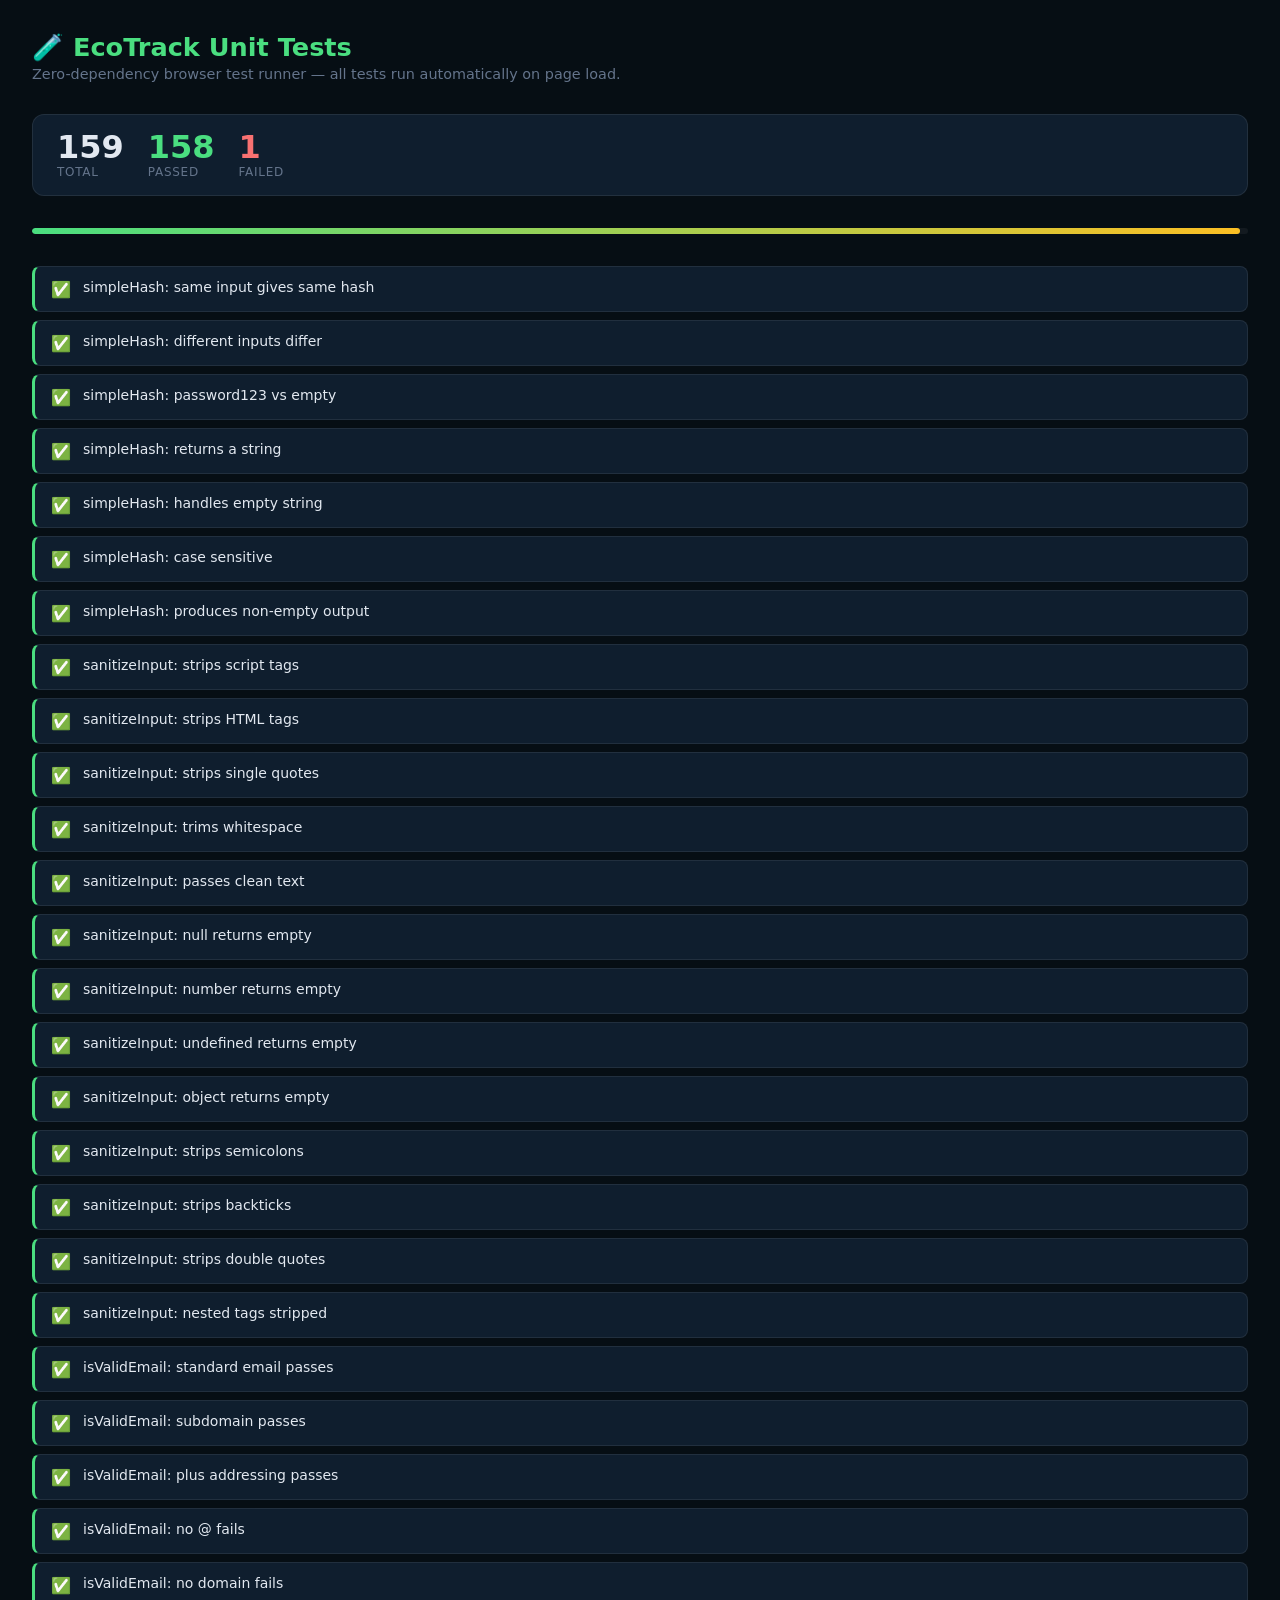
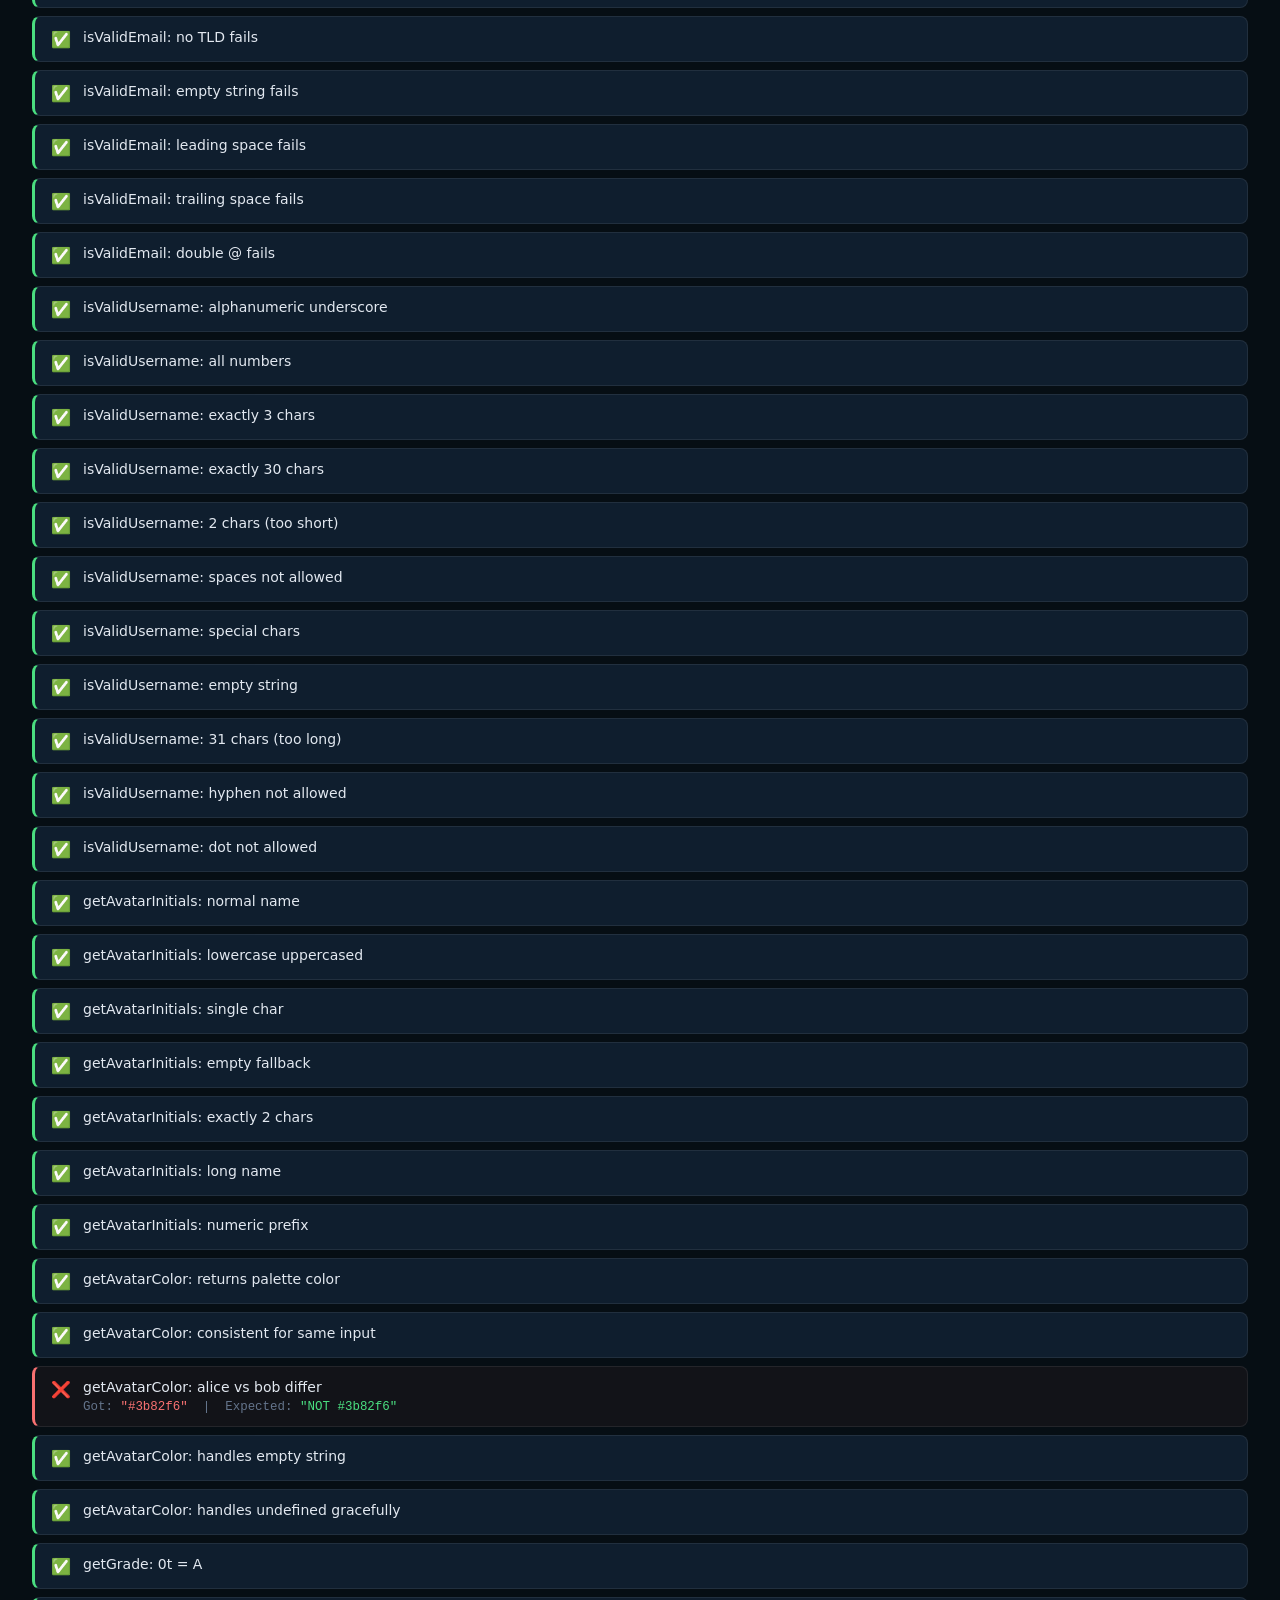
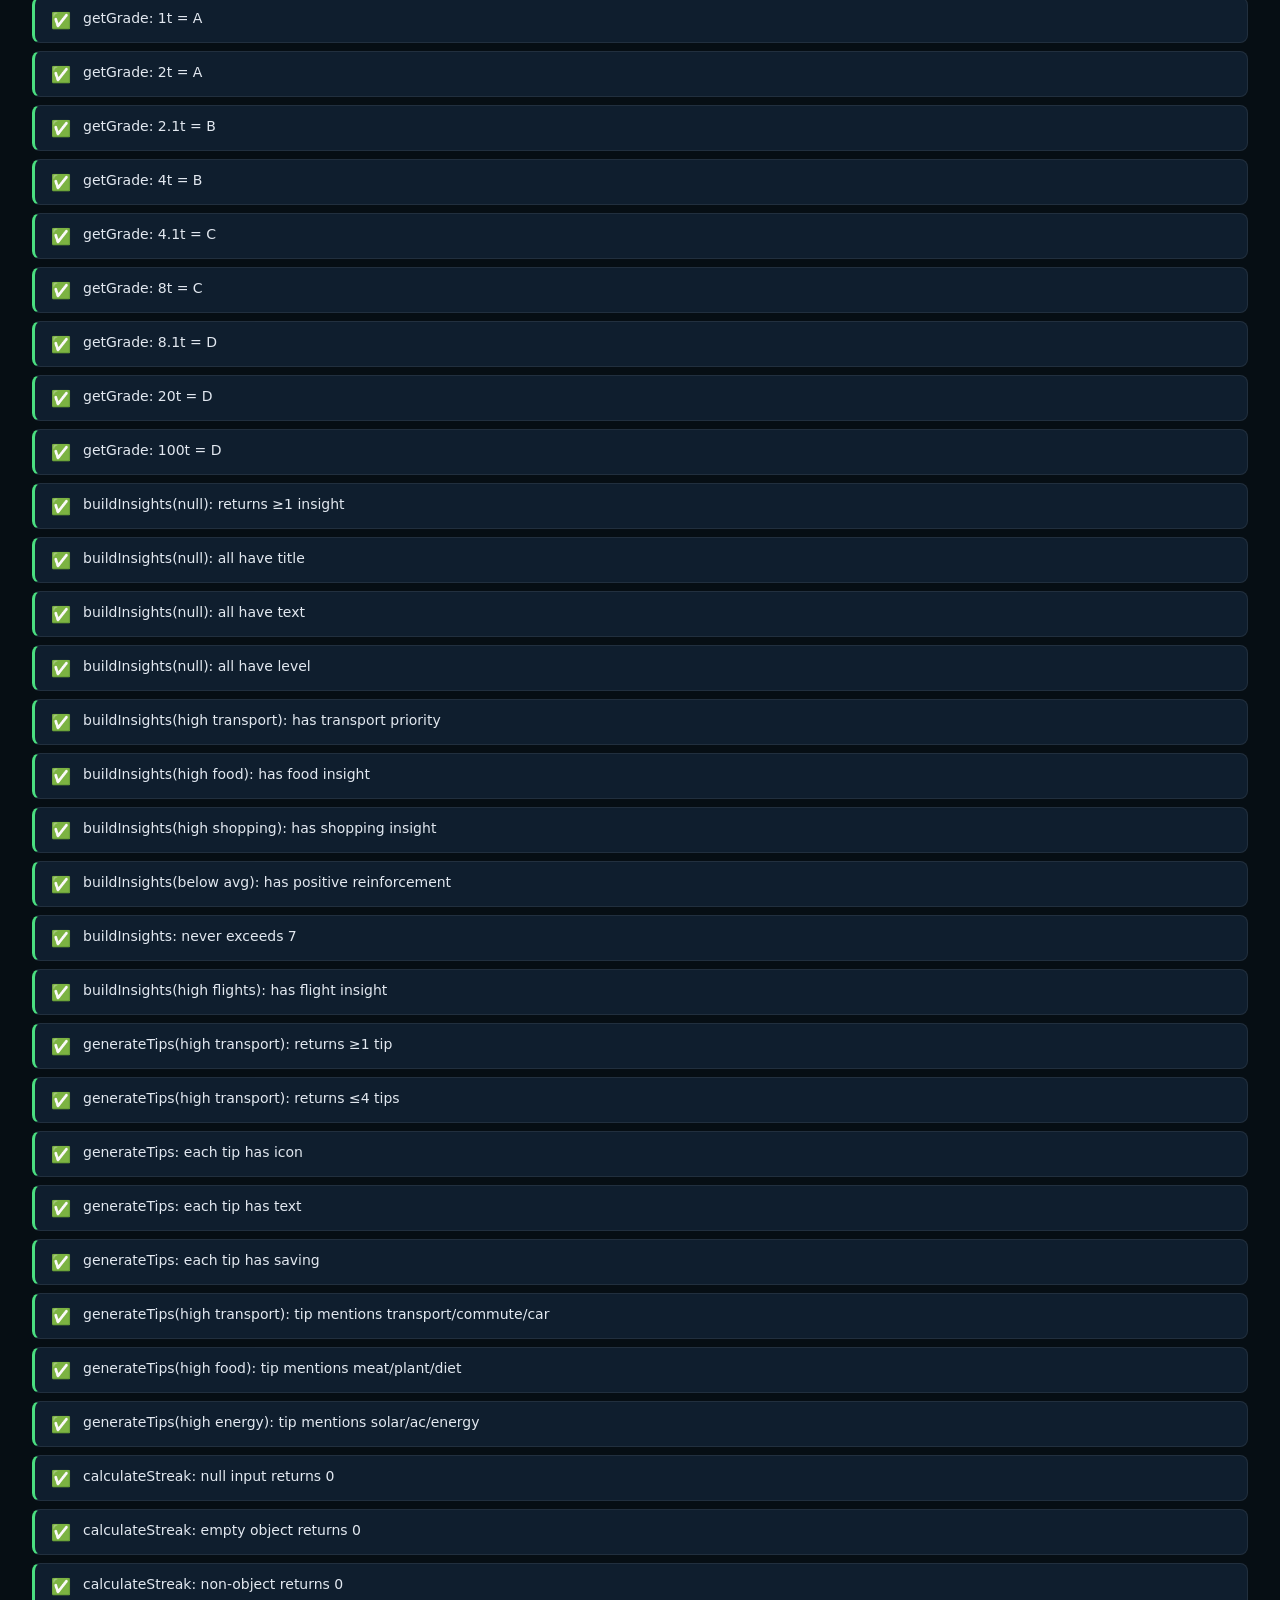
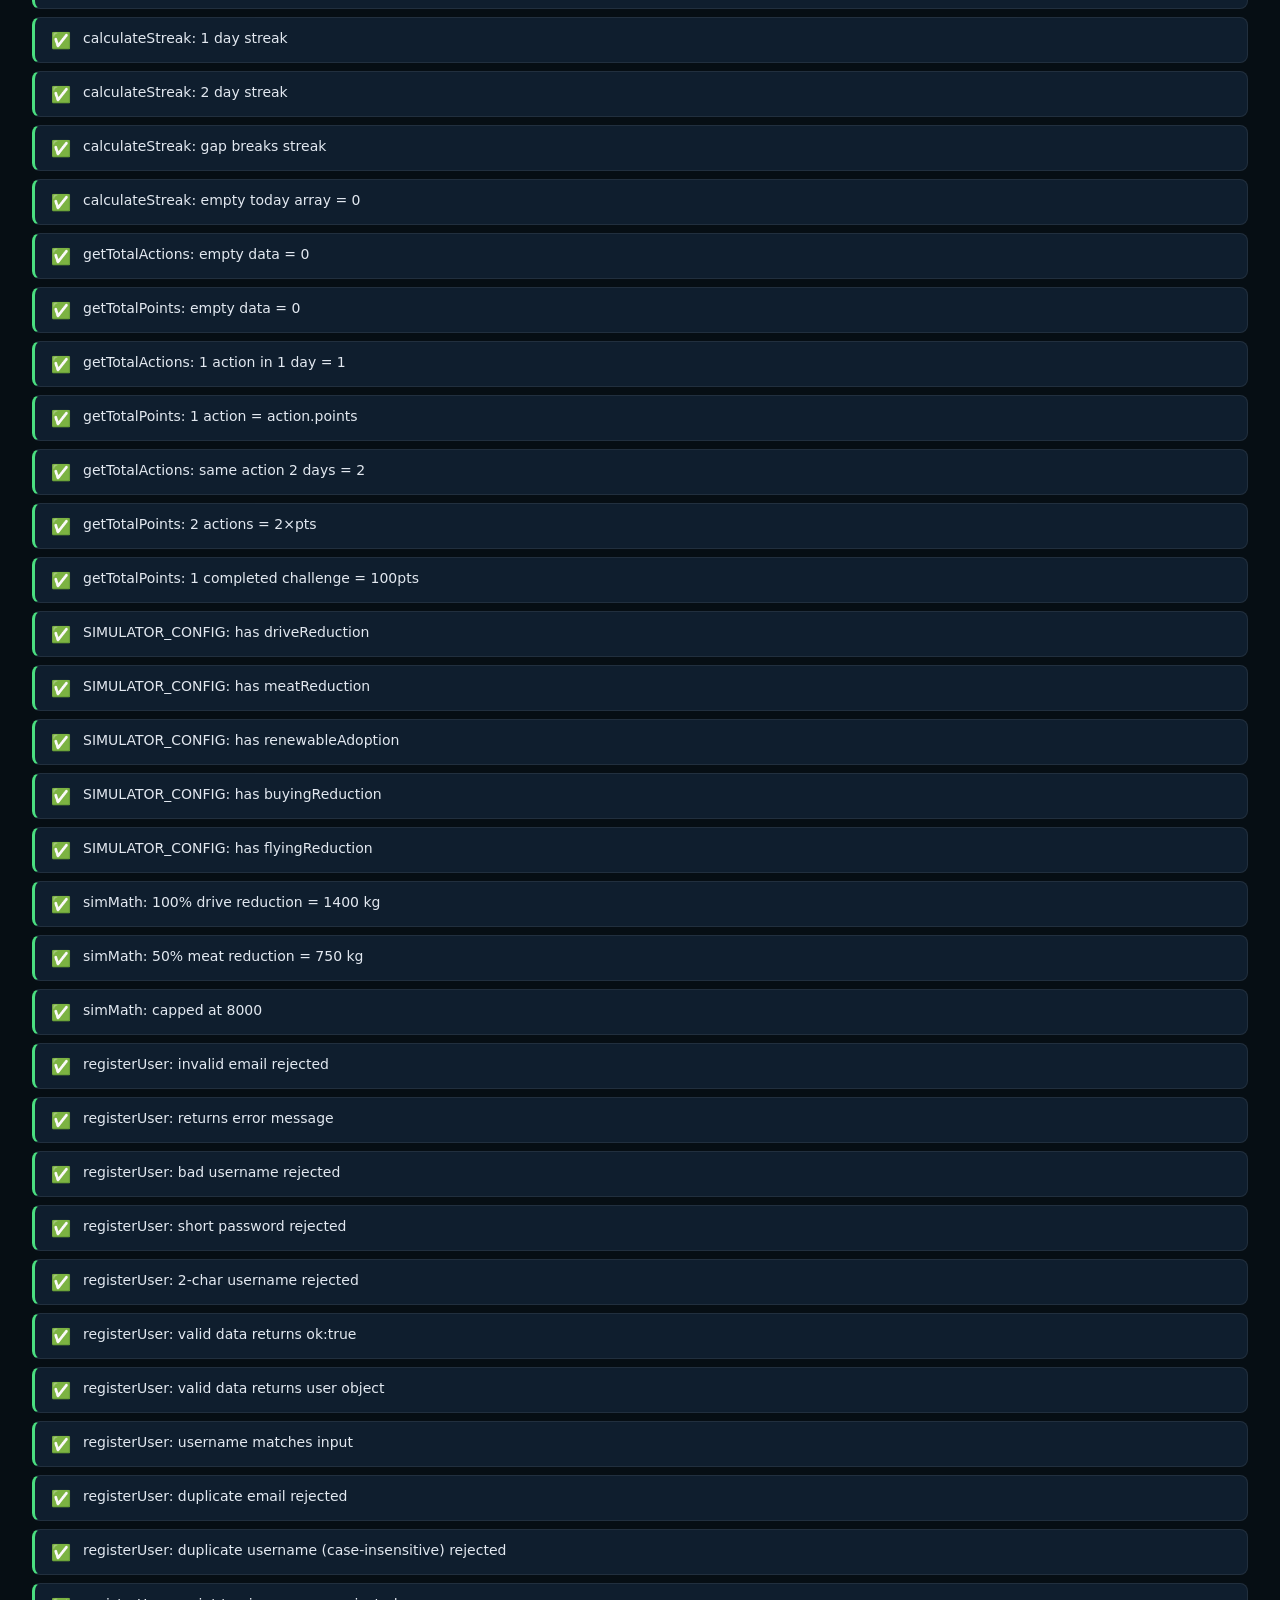
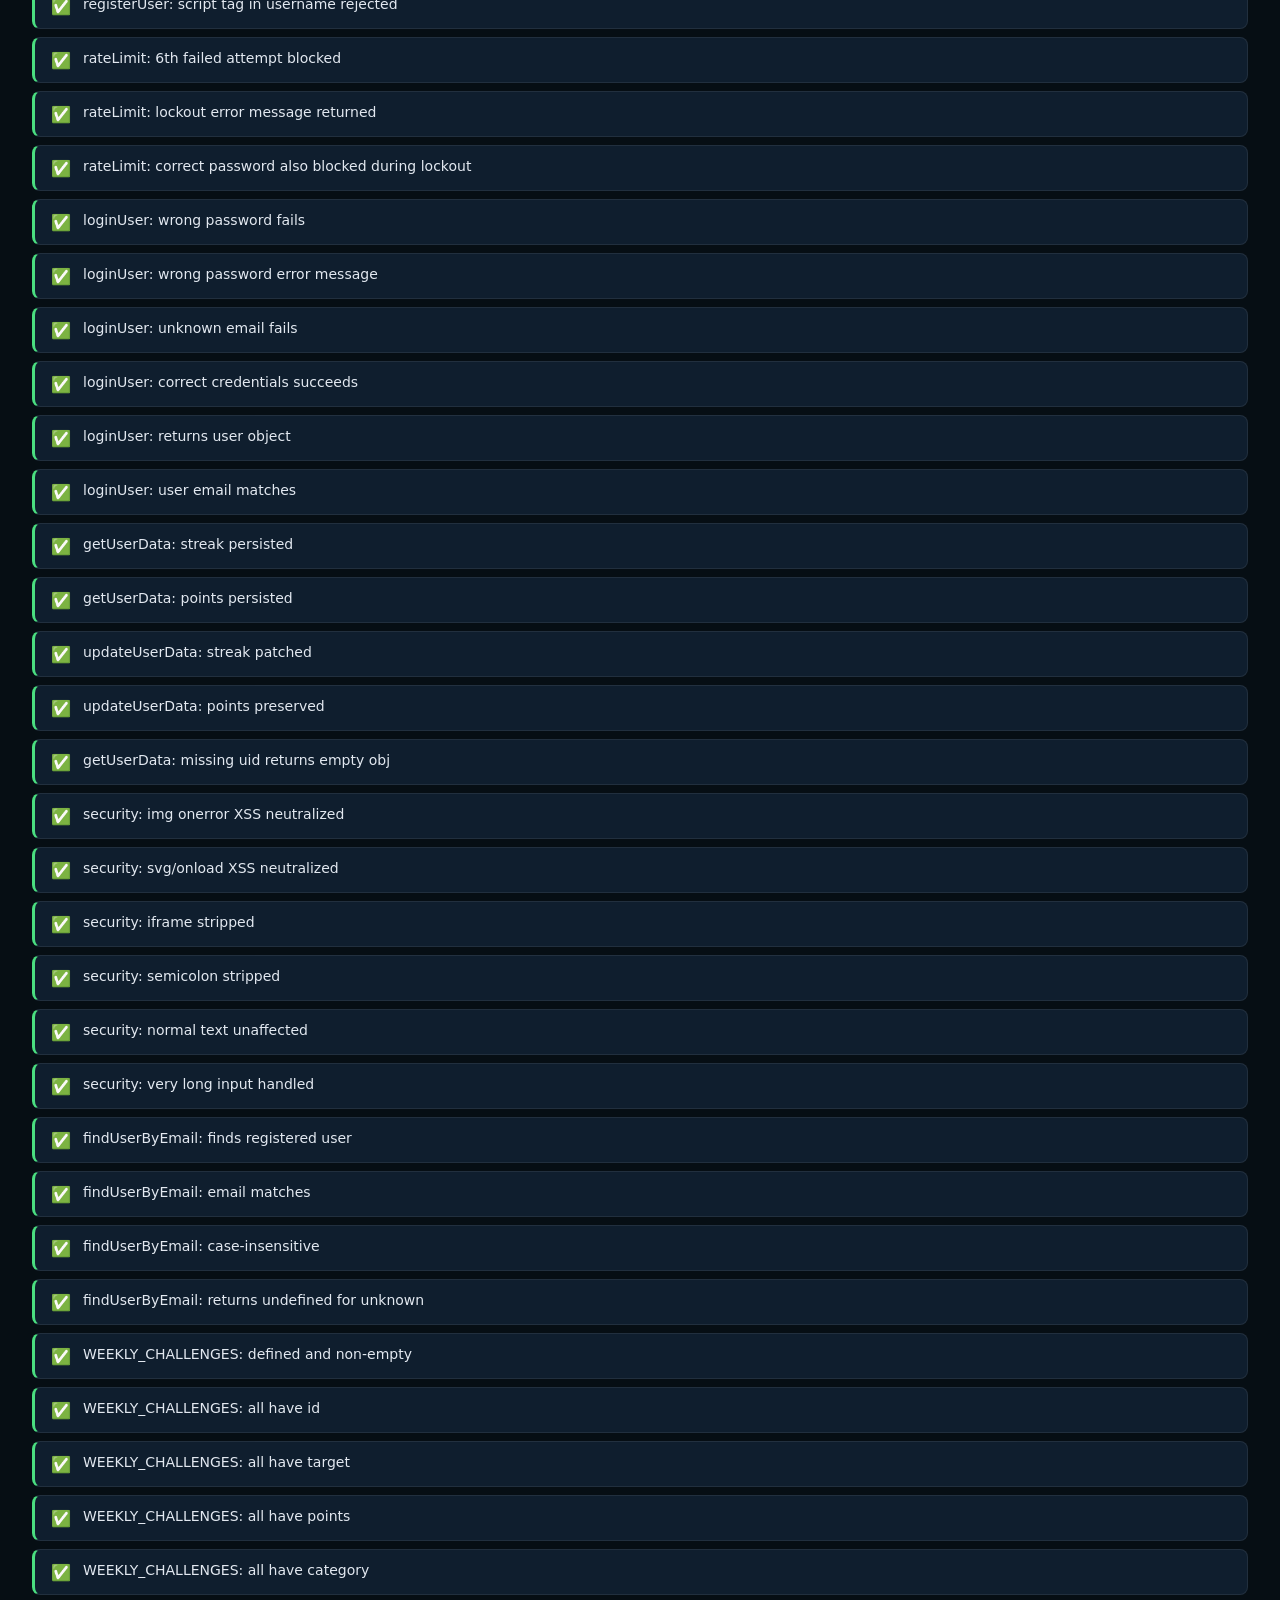
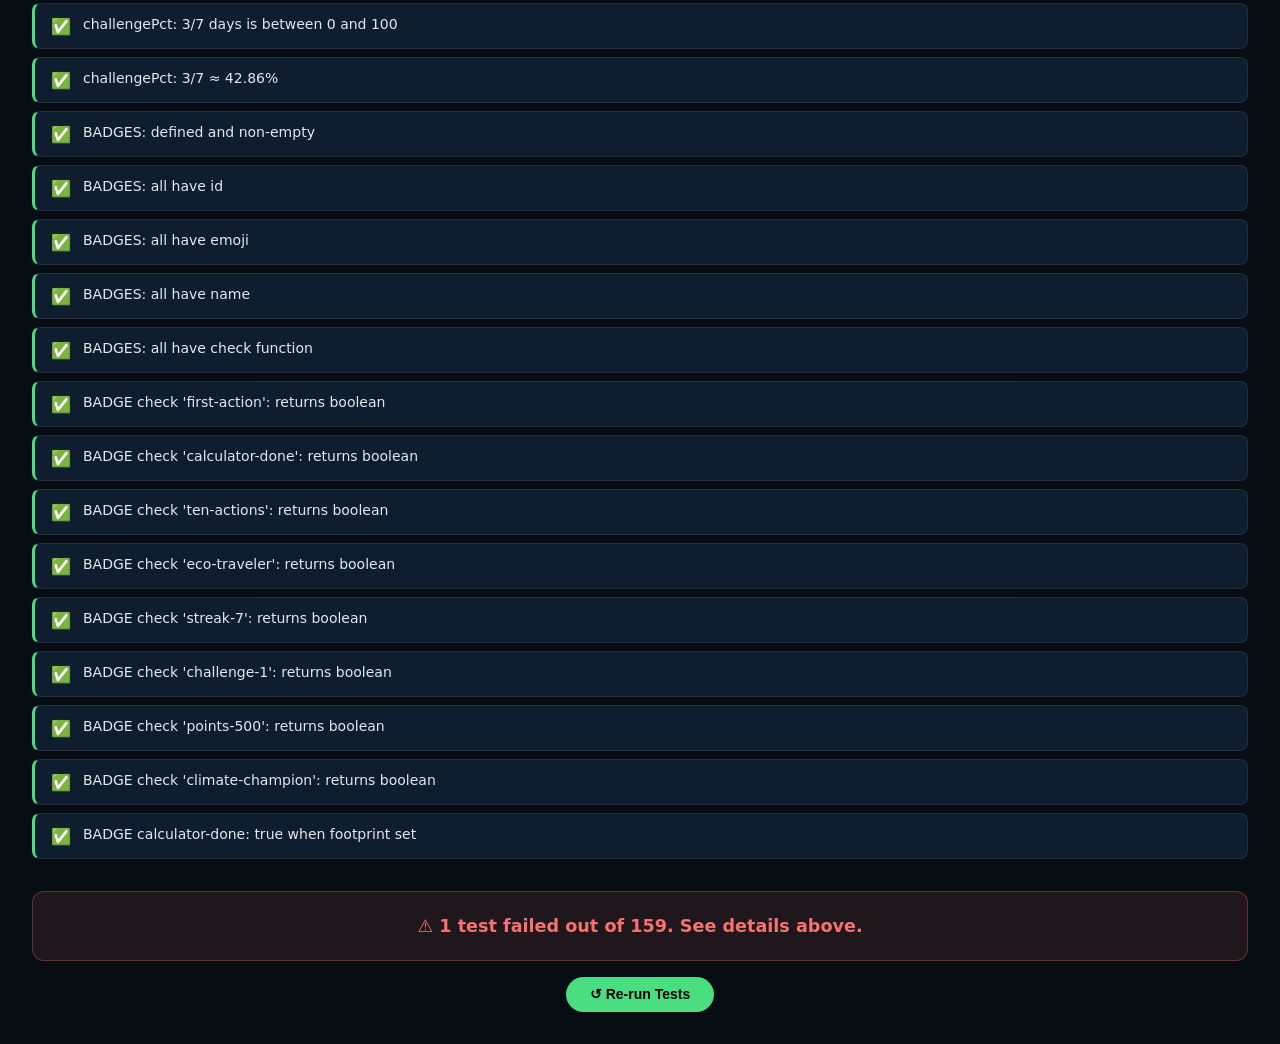
<file: tests/tests.html>
<!DOCTYPE html>
<html lang="en">
<head>
  <meta charset="UTF-8" />
  <meta name="viewport" content="width=device-width, initial-scale=1.0" />
  <title>EcoTrack — Unit Tests</title>
  <style>
    :root {
      --green:  #4ade80;
      --red:    #f87171;
      --amber:  #fbbf24;
      --bg:     #060e14;
      --bg2:    #0b1623;
      --surface:#0f1e2e;
      --border: rgba(255,255,255,0.08);
      --text:   #e2e8f0;
      --muted:  #64748b;
    }
    *, *::before, *::after { box-sizing: border-box; margin: 0; padding: 0; }
    body {
      font-family: 'Inter', system-ui, sans-serif;
      background: var(--bg);
      color: var(--text);
      padding: 2rem;
      min-height: 100vh;
    }
    h1 {
      font-size: 1.6rem;
      font-weight: 700;
      color: var(--green);
      margin-bottom: 0.25rem;
    }
    .subtitle { color: var(--muted); font-size: 0.9rem; margin-bottom: 2rem; }

    /* Summary bar */
    .summary {
      display: flex;
      gap: 1.5rem;
      padding: 1rem 1.5rem;
      background: var(--surface);
      border: 1px solid var(--border);
      border-radius: 12px;
      margin-bottom: 2rem;
      flex-wrap: wrap;
    }
    .summary-item { display: flex; flex-direction: column; gap: 2px; }
    .summary-num { font-size: 2rem; font-weight: 700; line-height: 1; }
    .summary-label { font-size: 0.75rem; color: var(--muted); text-transform: uppercase; letter-spacing: 0.06em; }
    .pass-num { color: var(--green); }
    .fail-num { color: var(--red); }
    .total-num { color: var(--text); }

    /* Progress bar */
    .progress-bar { height: 6px; background: rgba(255,255,255,0.05); border-radius: 50px; margin-bottom: 2rem; overflow: hidden; }
    .progress-fill { height: 100%; border-radius: 50px; background: var(--green); transition: width 0.4s ease; }

    /* Test list */
    .test-list { display: flex; flex-direction: column; gap: 0.5rem; }
    .test-item {
      display: flex;
      align-items: flex-start;
      gap: 0.75rem;
      padding: 0.75rem 1rem;
      border-radius: 8px;
      border: 1px solid var(--border);
      background: var(--surface);
      font-size: 0.875rem;
    }
    .test-item.pass { border-left: 3px solid var(--green); }
    .test-item.fail { border-left: 3px solid var(--red); background: rgba(248,113,113,0.05); }
    .test-icon { font-size: 1rem; flex-shrink: 0; margin-top: 1px; }
    .test-desc { flex: 1; color: var(--text); }
    .test-detail {
      font-size: 0.78rem;
      color: var(--muted);
      margin-top: 0.3rem;
      font-family: 'Courier New', monospace;
    }
    .test-detail .actual { color: var(--red); }
    .test-detail .expected-val { color: var(--green); }

    /* Overall result banner */
    .banner {
      text-align: center;
      padding: 1.5rem;
      border-radius: 12px;
      font-size: 1.1rem;
      font-weight: 600;
      margin-top: 2rem;
    }
    .banner.all-pass { background: rgba(74,222,128,0.1); border: 1px solid rgba(74,222,128,0.3); color: var(--green); }
    .banner.has-fail { background: rgba(248,113,113,0.1); border: 1px solid rgba(248,113,113,0.3); color: var(--red); }

    button.rerun {
      margin-top: 1rem;
      padding: 0.6rem 1.5rem;
      background: var(--green);
      color: #000;
      border: none;
      border-radius: 50px;
      font-weight: 600;
      cursor: pointer;
      font-size: 0.875rem;
    }
    button.rerun:hover { background: #86efac; }
  </style>
</head>
<body>

  <h1>🧪 EcoTrack Unit Tests</h1>
  <p class="subtitle">Zero-dependency browser test runner — all tests run automatically on page load.</p>

  <div class="summary" id="summary">
    <div class="summary-item"><span class="summary-num total-num" id="totalCount">0</span><span class="summary-label">Total</span></div>
    <div class="summary-item"><span class="summary-num pass-num" id="passCount">0</span><span class="summary-label">Passed</span></div>
    <div class="summary-item"><span class="summary-num fail-num" id="failCount">0</span><span class="summary-label">Failed</span></div>
  </div>

  <div class="progress-bar">
    <div class="progress-fill" id="progressFill" style="width:0%"></div>
  </div>

  <div class="test-list" id="testList">
    <div style="color:var(--muted);font-size:0.875rem;">⏳ Loading dependencies and running tests…</div>
  </div>

  <div id="banner"></div>

  <div style="text-align:center">
    <button class="rerun" onclick="location.reload()">↺ Re-run Tests</button>
  </div>

  <!--
    Load EcoTrack modules in dependency order.
    auth.js must come first (sanitizeInput, simpleHash, registerUser, etc.)
    data.js provides ECO_ACTIONS and EMISSION_FACTORS
    gamification.js provides BADGES, getTotalActions, getTotalPoints
    actions.js provides calculateStreak, toggleAction, getTodayKey
    calculator.js provides getGrade and generateTips
    insights.js provides buildInsights
    simulator.js provides SIMULATOR_CONFIG
    challenges.js provides WEEKLY_CHALLENGES
  -->
  <script src="../js/auth.js"></script>
  <script src="../js/data.js"></script>
  <script src="../js/gamification.js"></script>
  <script src="../js/actions.js"></script>
  <script src="../js/calculator.js"></script>
  <script src="../js/insights.js"></script>
  <script src="../js/simulator.js"></script>
  <script src="../js/challenges.js"></script>
  <script src="tests.js"></script>

  <script>
    // Run all tests after DOM and scripts are ready
    window.addEventListener('load', function () {
      // Stub any DOM-dependent globals not needed for unit tests
      if (typeof getUserData === 'undefined')         window.getUserData         = () => ({});
      if (typeof saveUserData === 'undefined')        window.saveUserData        = () => {};
      if (typeof updateUserData === 'undefined')      window.updateUserData      = () => {};
      if (typeof showToast === 'undefined')           window.showToast           = () => {};
      if (typeof checkAndAwardBadges === 'undefined') window.checkAndAwardBadges = () => {};
      if (typeof updateDashboard === 'undefined')     window.updateDashboard     = () => {};
      if (typeof updateDashboardStats === 'undefined')window.updateDashboardStats= () => {};
      if (typeof switchTab === 'undefined')           window.switchTab           = () => {};
      if (typeof renderActionsGrid === 'undefined')   window.renderActionsGrid   = () => {};
      if (typeof renderQuickActions === 'undefined')  window.renderQuickActions  = () => {};
      if (typeof renderBadges === 'undefined')        window.renderBadges        = () => {};
      if (typeof renderLeaderboard === 'undefined')   window.renderLeaderboard   = () => {};

      try {
        runAllTests();
        renderResults();
      } catch (err) {
        document.getElementById('testList').innerHTML =
          `<div style="color:var(--red);padding:1rem;">❌ Fatal error during test run: <code>${err.message}</code><br><pre>${err.stack}</pre></div>`;
      }
    });

    function renderResults() {
      const list       = document.getElementById('testList');
      const passCount  = document.getElementById('passCount');
      const failCount  = document.getElementById('failCount');
      const totalCount = document.getElementById('totalCount');
      const progress   = document.getElementById('progressFill');
      const banner     = document.getElementById('banner');

      list.innerHTML = '';

      _results.forEach(r => {
        const item = document.createElement('div');
        item.className = 'test-item ' + (r.ok ? 'pass' : 'fail');

        const icon       = document.createElement('span');
        icon.className   = 'test-icon';
        icon.textContent = r.ok ? '✅' : '❌';

        const body       = document.createElement('div');
        body.style.flex  = '1';

        const desc       = document.createElement('div');
        desc.className   = 'test-desc';
        desc.textContent = r.description;
        body.appendChild(desc);

        if (!r.ok) {
          const detail     = document.createElement('div');
          detail.className = 'test-detail';
          detail.innerHTML =
            `Got: <span class="actual">${JSON.stringify(r.actual)}</span> &nbsp;|&nbsp; Expected: <span class="expected-val">${JSON.stringify(r.expected)}</span>`;
          body.appendChild(detail);
        }

        item.appendChild(icon);
        item.appendChild(body);
        list.appendChild(item);
      });

      const total = _passed + _failed;
      passCount.textContent  = _passed;
      failCount.textCount    = _failed;
      failCount.textContent  = _failed;
      totalCount.textContent = total;
      progress.style.width   = total > 0 ? ((_passed / total) * 100) + '%' : '0%';
      progress.style.background = _failed > 0 ? 'linear-gradient(90deg,#4ade80,#fbbf24)' : '#4ade80';

      if (_failed === 0) {
        banner.innerHTML = `<div class="banner all-pass">🎉 All ${_passed} tests passed!</div>`;
      } else {
        banner.innerHTML = `<div class="banner has-fail">⚠️ ${_failed} test${_failed > 1 ? 's' : ''} failed out of ${total}. See details above.</div>`;
      }
    }
  </script>

</body>
</html>
</file>
<file: css/style.css>
/* =============================================
   EcoTrack — Carbon Footprint Tracker
   CSS Design System
   ============================================= */

/* ---- Fonts & Variables ---- */
@import url('https://fonts.googleapis.com/css2?family=Inter:wght@300;400;500;600;700;800&family=Space+Grotesk:wght@400;500;600;700&display=swap');

:root {
  --clr-bg: #060e14;
  --clr-bg2: #0b1623;
  --clr-surface: #0f1e2e;
  --clr-surface2: #162437;
  --clr-border: rgba(255,255,255,0.07);
  --clr-green: #4ade80;
  --clr-green-dim: #22c55e;
  --clr-cyan: #22d3ee;
  --clr-amber: #fbbf24;
  --clr-red: #f87171;
  --clr-blue: #60a5fa;
  --clr-purple: #a78bfa;
  --clr-text: #e2e8f0;
  --clr-text-muted: #64748b;
  --clr-text-soft: #94a3b8;

  --radius-sm: 8px;
  --radius-md: 14px;
  --radius-lg: 20px;
  --radius-xl: 28px;

  --shadow-card: 0 4px 32px rgba(0,0,0,0.4);
  --shadow-glow: 0 0 40px rgba(74,222,128,0.12);

  --font-body: 'Inter', sans-serif;
  --font-display: 'Space Grotesk', sans-serif;

  --transition: 0.22s cubic-bezier(0.4, 0, 0.2, 1);
}

*, *::before, *::after {
  box-sizing: border-box;
  margin: 0;
  padding: 0;
}

html {
  scroll-behavior: smooth;
}

body {
  font-family: var(--font-body);
  background: var(--clr-bg);
  color: var(--clr-text);
  min-height: 100vh;
  -webkit-font-smoothing: antialiased;
}

/* ---- Scrollbar ---- */
::-webkit-scrollbar { width: 6px; }
::-webkit-scrollbar-track { background: var(--clr-bg2); }
::-webkit-scrollbar-thumb { background: #2a3f55; border-radius: 10px; }

/* ===================== NAVBAR ===================== */
.navbar {
  position: sticky;
  top: 0;
  z-index: 100;
  display: flex;
  align-items: center;
  justify-content: space-between;
  gap: 1rem;
  padding: 0 2rem;
  height: 64px;
  background: rgba(6, 14, 20, 0.85);
  backdrop-filter: blur(16px);
  border-bottom: 1px solid var(--clr-border);
}

.nav-brand {
  flex-shrink: 0;
}

.nav-logo {
  display: flex;
  align-items: center;
  gap: 0.5rem;
  font-family: var(--font-display);
  font-size: 1.2rem;
  font-weight: 700;
  color: var(--clr-green);
  text-decoration: none;
}

.nav-tabs {
  display: flex;
  align-items: center;
  gap: 0.25rem;
  background: var(--clr-surface);
  padding: 4px;
  border-radius: 50px;
  border: 1px solid var(--clr-border);
}

.nav-tab {
  background: none;
  border: none;
  color: var(--clr-text-soft);
  font-family: var(--font-body);
  font-size: 0.85rem;
  font-weight: 500;
  padding: 6px 16px;
  border-radius: 50px;
  cursor: pointer;
  transition: var(--transition);
  white-space: nowrap;
}

.nav-tab:hover {
  color: var(--clr-text);
  background: var(--clr-surface2);
}

.nav-tab.active {
  background: var(--clr-green);
  color: #000;
  font-weight: 600;
}

.nav-score {
  display: flex;
  flex-direction: column;
  align-items: flex-end;
  flex-shrink: 0;
}

.score-label {
  font-size: 0.65rem;
  color: var(--clr-text-muted);
  text-transform: uppercase;
  letter-spacing: 0.08em;
}

.score-value {
  font-family: var(--font-display);
  font-size: 1.1rem;
  font-weight: 700;
  color: var(--clr-green);
  line-height: 1.2;
}

/* ===================== HERO ===================== */
.hero-strip {
  display: grid;
  grid-template-columns: 1fr auto;
  align-items: center;
  gap: 2rem;
  padding: 3.5rem 2.5rem 3rem;
  background: linear-gradient(135deg, #060e14 0%, #0a1a0f 50%, #060e14 100%);
  border-bottom: 1px solid var(--clr-border);
  position: relative;
  overflow: hidden;
}

.hero-strip::before {
  content: '';
  position: absolute;
  inset: 0;
  background: radial-gradient(ellipse 60% 80% at 20% 50%, rgba(74,222,128,0.06) 0%, transparent 70%);
  pointer-events: none;
}

.hero-content {
  display: flex;
  flex-direction: column;
  gap: 2rem;
}

.hero-text h1 {
  font-family: var(--font-display);
  font-size: clamp(1.8rem, 4vw, 3rem);
  font-weight: 700;
  line-height: 1.15;
  color: var(--clr-text);
}

.hero-highlight {
  background: linear-gradient(90deg, var(--clr-green), var(--clr-cyan));
  -webkit-background-clip: text;
  -webkit-text-fill-color: transparent;
  background-clip: text;
}

.hero-text p {
  margin-top: 0.75rem;
  color: var(--clr-text-soft);
  font-size: 1rem;
  max-width: 480px;
  line-height: 1.7;
}

.hero-stats {
  display: flex;
  align-items: center;
  gap: 0;
}

.hero-stat {
  display: flex;
  flex-direction: column;
  padding: 0 2rem 0 0;
}

.hero-stat:first-child {
  padding-left: 0;
}

.hero-stat-num {
  font-family: var(--font-display);
  font-size: 1.9rem;
  font-weight: 700;
  color: var(--clr-green);
  line-height: 1;
}

.hero-stat-label {
  font-size: 0.75rem;
  color: var(--clr-text-muted);
  margin-top: 0.3rem;
}

.hero-divider {
  width: 1px;
  height: 40px;
  background: var(--clr-border);
  margin: 0 2rem 0 0;
}

/* Globe animation */
.hero-globe {
  position: relative;
  width: 180px;
  height: 180px;
  flex-shrink: 0;
}

.globe-ring {
  position: absolute;
  border-radius: 50%;
  border: 1.5px solid rgba(74,222,128,0.18);
  animation: ringPulse 3s ease-in-out infinite;
}

.globe-ring:nth-child(1) { inset: 0; animation-delay: 0s; }
.globe-ring.ring2 { inset: 16px; animation-delay: 0.5s; opacity: 0.7; }
.globe-ring.ring3 { inset: 32px; animation-delay: 1s; opacity: 0.5; }

@keyframes ringPulse {
  0%, 100% { transform: scale(1); opacity: 0.4; }
  50% { transform: scale(1.04); opacity: 0.8; }
}

.globe-core {
  position: absolute;
  inset: 48px;
  border-radius: 50%;
  background: radial-gradient(circle at 35% 35%, #1a3a1a, #060e14);
  border: 2px solid rgba(74,222,128,0.35);
  display: flex;
  align-items: center;
  justify-content: center;
  box-shadow: 0 0 30px rgba(74,222,128,0.2), inset 0 0 20px rgba(74,222,128,0.05);
}

.globe-core span {
  font-family: var(--font-display);
  font-size: 1.6rem;
  font-weight: 700;
  color: var(--clr-green);
}

/* ===================== MAIN CONTENT ===================== */
.main-content {
  max-width: 1200px;
  margin: 0 auto;
  padding: 2.5rem 1.5rem 4rem;
}

/* ---- Tab Sections ---- */
.tab-section {
  display: none;
  animation: fadeIn 0.35s ease;
}

.tab-section.active {
  display: block;
}

@keyframes fadeIn {
  from { opacity: 0; transform: translateY(12px); }
  to { opacity: 1; transform: translateY(0); }
}

/* ===================== CARDS ===================== */
.section-grid {
  display: grid;
  grid-template-columns: repeat(2, 1fr);
  gap: 1.5rem;
}

.card {
  background: var(--clr-surface);
  border: 1px solid var(--clr-border);
  border-radius: var(--radius-lg);
  padding: 1.75rem;
  box-shadow: var(--shadow-card);
  transition: border-color var(--transition), box-shadow var(--transition);
}

.card:hover {
  border-color: rgba(74,222,128,0.15);
  box-shadow: var(--shadow-card), var(--shadow-glow);
}

.card--wide {
  grid-column: span 2;
}

.card-header {
  display: flex;
  align-items: center;
  justify-content: space-between;
  margin-bottom: 1.5rem;
}

.card-title {
  font-family: var(--font-display);
  font-size: 1.05rem;
  font-weight: 600;
  color: var(--clr-text);
}

.card-badge {
  font-size: 0.72rem;
  font-weight: 600;
  padding: 3px 10px;
  border-radius: 50px;
  background: rgba(74,222,128,0.12);
  color: var(--clr-green);
  border: 1px solid rgba(74,222,128,0.2);
}

.card-note {
  margin-top: 1rem;
  font-size: 0.8rem;
  color: var(--clr-text-muted);
  text-align: center;
}

/* ---- Breakdown bars ---- */
.breakdown-bar-wrap {
  display: flex;
  align-items: center;
  gap: 0.75rem;
  margin-bottom: 1rem;
}

.breakdown-bar-label {
  display: flex;
  align-items: center;
  gap: 0.5rem;
  font-size: 0.85rem;
  color: var(--clr-text-soft);
  width: 110px;
  flex-shrink: 0;
}

.dot {
  width: 10px;
  height: 10px;
  border-radius: 50%;
  flex-shrink: 0;
}

.dot--transport { background: var(--clr-cyan); }
.dot--food { background: var(--clr-amber); }
.dot--energy { background: var(--clr-purple); }
.dot--shopping { background: var(--clr-blue); }

.breakdown-bar-track {
  flex: 1;
  height: 10px;
  background: var(--clr-surface2);
  border-radius: 50px;
  overflow: hidden;
}

.breakdown-bar-fill {
  height: 100%;
  border-radius: 50px;
  background: linear-gradient(90deg, var(--clr-cyan), #0ea5e9);
  transition: width 1s cubic-bezier(0.4, 0, 0.2, 1);
}

.breakdown-bar-fill.fill--food { background: linear-gradient(90deg, var(--clr-amber), #f59e0b); }
.breakdown-bar-fill.fill--energy { background: linear-gradient(90deg, var(--clr-purple), #7c3aed); }
.breakdown-bar-fill.fill--shopping { background: linear-gradient(90deg, var(--clr-blue), #2563eb); }

.breakdown-bar-val {
  font-size: 0.8rem;
  font-weight: 600;
  color: var(--clr-text-soft);
  width: 70px;
  text-align: right;
  flex-shrink: 0;
}

.breakdown-cta {
  display: none;
  text-align: center;
  padding: 2rem 1rem;
  color: var(--clr-text-muted);
  font-size: 0.9rem;
  gap: 1rem;
  flex-direction: column;
  align-items: center;
}

.breakdown-cta.visible { display: flex; }

/* ---- Comparison bars ---- */
.comparison-item {
  display: flex;
  align-items: center;
  gap: 0.75rem;
  margin-bottom: 0.85rem;
}

.comp-country {
  font-size: 0.82rem;
  color: var(--clr-text-soft);
  width: 100px;
  flex-shrink: 0;
}

.comp-bar-track {
  flex: 1;
  height: 8px;
  background: var(--clr-surface2);
  border-radius: 50px;
  overflow: hidden;
}

.comp-bar-fill {
  height: 100%;
  border-radius: 50px;
  background: linear-gradient(90deg, #166534, #22c55e);
  transition: width 1s ease;
}

.comp-fill-you {
  background: linear-gradient(90deg, var(--clr-cyan), var(--clr-green)) !important;
}

.comp-fill-world { background: linear-gradient(90deg, #92400e, #f59e0b) !important; }
.comp-fill-usa { background: linear-gradient(90deg, #7f1d1d, #ef4444) !important; }
.comp-fill-target { background: linear-gradient(90deg, #1e3a5f, #60a5fa) !important; }

.comp-val {
  font-size: 0.8rem;
  font-weight: 600;
  color: var(--clr-text-soft);
  width: 40px;
  text-align: right;
}

.comp-you {
  background: rgba(74,222,128,0.06);
  padding: 6px 8px;
  border-radius: var(--radius-sm);
  border: 1px solid rgba(74,222,128,0.15);
}

/* ---- Trend chart ---- */
.trend-chart {
  min-height: 140px;
  display: flex;
  align-items: center;
  justify-content: center;
}

.trend-placeholder {
  display: flex;
  flex-direction: column;
  align-items: center;
  gap: 0.75rem;
  color: var(--clr-text-muted);
  font-size: 0.85rem;
}

.trend-badge { background: rgba(34,211,238,0.1); color: var(--clr-cyan); border-color: rgba(34,211,238,0.2); }

/* ---- Quick actions list ---- */
.quick-actions-list {
  display: flex;
  flex-direction: column;
  gap: 0.75rem;
}

.qa-item {
  display: flex;
  align-items: center;
  gap: 0.75rem;
  padding: 0.85rem 1rem;
  border-radius: var(--radius-sm);
  background: var(--clr-surface2);
  border: 1px solid var(--clr-border);
  cursor: pointer;
  transition: var(--transition);
}

.qa-item:hover { border-color: rgba(74,222,128,0.2); background: rgba(74,222,128,0.04); }
.qa-item.done { border-color: rgba(74,222,128,0.35); background: rgba(74,222,128,0.08); }

.qa-check {
  width: 22px;
  height: 22px;
  border-radius: 50%;
  border: 2px solid var(--clr-text-muted);
  display: flex;
  align-items: center;
  justify-content: center;
  flex-shrink: 0;
  transition: var(--transition);
  font-size: 0.75rem;
}

.qa-item.done .qa-check {
  background: var(--clr-green);
  border-color: var(--clr-green);
  color: #000;
}

.qa-label {
  flex: 1;
  font-size: 0.875rem;
  color: var(--clr-text-soft);
}

.qa-item.done .qa-label {
  color: var(--clr-text);
  text-decoration: none;
}

.qa-co2 {
  font-size: 0.75rem;
  font-weight: 600;
  color: var(--clr-green);
  background: rgba(74,222,128,0.1);
  padding: 2px 8px;
  border-radius: 50px;
}

/* ===================== CALCULATOR ===================== */
.calc-header {
  text-align: center;
  margin-bottom: 2.5rem;
}

.section-title {
  font-family: var(--font-display);
  font-size: 2rem;
  font-weight: 700;
  color: var(--clr-text);
  margin-bottom: 0.5rem;
}

.section-subtitle {
  color: var(--clr-text-soft);
  font-size: 1rem;
  max-width: 600px;
  margin: 0 auto 2rem;
  line-height: 1.7;
}

/* Steps */
.calc-steps {
  display: flex;
  align-items: center;
  justify-content: center;
  gap: 0;
  margin-top: 2rem;
}

.calc-step {
  display: flex;
  flex-direction: column;
  align-items: center;
  gap: 0.4rem;
  cursor: default;
}

.step-icon {
  width: 44px;
  height: 44px;
  border-radius: 50%;
  background: var(--clr-surface2);
  border: 2px solid var(--clr-border);
  display: flex;
  align-items: center;
  justify-content: center;
  font-size: 1.2rem;
  transition: var(--transition);
}

.calc-step.active .step-icon {
  background: var(--clr-green);
  border-color: var(--clr-green);
  box-shadow: 0 0 20px rgba(74,222,128,0.35);
  filter: brightness(1.1);
}

.calc-step.done .step-icon {
  background: rgba(74,222,128,0.15);
  border-color: rgba(74,222,128,0.4);
}

.calc-step span {
  font-size: 0.72rem;
  color: var(--clr-text-muted);
  font-weight: 500;
}

.calc-step.active span { color: var(--clr-green); }

.step-connector {
  width: 60px;
  height: 2px;
  background: var(--clr-border);
  margin-bottom: 1.4rem;
}

/* Panels */
.calc-body {
  max-width: 680px;
  margin: 0 auto;
}

.calc-panel {
  display: none;
  animation: fadeIn 0.3s ease;
}

.calc-panel.active { display: block; }

.panel-title {
  font-family: var(--font-display);
  font-size: 1.4rem;
  font-weight: 700;
  color: var(--clr-text);
  margin-bottom: 2rem;
}

.question-group {
  background: var(--clr-surface);
  border: 1px solid var(--clr-border);
  border-radius: var(--radius-lg);
  padding: 2rem;
  display: flex;
  flex-direction: column;
  gap: 1.75rem;
}

.question-label {
  font-size: 0.875rem;
  font-weight: 500;
  color: var(--clr-text-soft);
  display: block;
  margin-bottom: 0.75rem;
}

/* Sliders */
.slider-wrap {
  display: flex;
  flex-direction: column;
  gap: 0.5rem;
}

.eco-slider {
  -webkit-appearance: none;
  appearance: none;
  width: 100%;
  height: 6px;
  border-radius: 50px;
  background: linear-gradient(90deg, var(--clr-green) var(--slider-pct, 10%), var(--clr-surface2) var(--slider-pct, 10%));
  outline: none;
  cursor: pointer;
}

.eco-slider::-webkit-slider-thumb {
  -webkit-appearance: none;
  width: 20px;
  height: 20px;
  border-radius: 50%;
  background: var(--clr-green);
  border: 3px solid var(--clr-bg);
  box-shadow: 0 0 8px rgba(74,222,128,0.5);
  cursor: pointer;
  transition: transform 0.15s ease, box-shadow 0.15s ease;
}

.eco-slider::-webkit-slider-thumb:hover {
  transform: scale(1.2);
  box-shadow: 0 0 16px rgba(74,222,128,0.7);
}

.slider-display {
  font-size: 0.85rem;
  color: var(--clr-text-muted);
  text-align: right;
}

.slider-display span {
  font-weight: 700;
  color: var(--clr-green);
  font-size: 1rem;
}

/* Option pills */
.option-row { display: flex; flex-direction: column; }

.option-pills {
  display: flex;
  flex-wrap: wrap;
  gap: 0.5rem;
}

.pill {
  background: var(--clr-surface2);
  border: 1px solid var(--clr-border);
  color: var(--clr-text-soft);
  font-family: var(--font-body);
  font-size: 0.82rem;
  font-weight: 500;
  padding: 7px 14px;
  border-radius: 50px;
  cursor: pointer;
  transition: var(--transition);
}

.pill:hover {
  border-color: rgba(74,222,128,0.3);
  color: var(--clr-text);
}

.pill.active {
  background: rgba(74,222,128,0.15);
  border-color: var(--clr-green);
  color: var(--clr-green);
  font-weight: 600;
}

/* Panel navigation */
.panel-nav {
  display: flex;
  align-items: center;
  justify-content: space-between;
  margin-top: 2rem;
  gap: 1rem;
}

/* ---- Buttons ---- */
.btn {
  font-family: var(--font-body);
  font-size: 0.875rem;
  font-weight: 600;
  padding: 10px 22px;
  border-radius: 50px;
  border: none;
  cursor: pointer;
  transition: var(--transition);
  display: inline-flex;
  align-items: center;
  gap: 0.5rem;
  text-decoration: none;
}

.btn--primary {
  background: var(--clr-green);
  color: #000;
  box-shadow: 0 0 20px rgba(74,222,128,0.3);
}

.btn--primary:hover {
  background: #86efac;
  transform: translateY(-1px);
  box-shadow: 0 0 28px rgba(74,222,128,0.5);
}

.btn--ghost {
  background: transparent;
  color: var(--clr-text-soft);
  border: 1px solid var(--clr-border);
}

.btn--ghost:hover {
  background: var(--clr-surface2);
  color: var(--clr-text);
}

.btn--success {
  background: rgba(74,222,128,0.12);
  color: var(--clr-green);
  border: 1px solid rgba(74,222,128,0.3);
}

.btn--success:hover {
  background: rgba(74,222,128,0.2);
  transform: translateY(-1px);
}

/* ---- Results ---- */
.results-hero {
  display: flex;
  align-items: center;
  justify-content: center;
  gap: 2.5rem;
  margin-bottom: 2.5rem;
  flex-wrap: wrap;
}

.results-ring-wrap {
  position: relative;
  display: flex;
  align-items: center;
  justify-content: center;
}

.results-ring-center {
  position: absolute;
  display: flex;
  flex-direction: column;
  align-items: center;
  text-align: center;
}

.results-big {
  font-family: var(--font-display);
  font-size: 2rem;
  font-weight: 800;
  color: var(--clr-green);
  line-height: 1;
}

.results-unit {
  font-size: 0.7rem;
  color: var(--clr-text-muted);
  margin-top: 0.25rem;
}

.results-grade-wrap {
  text-align: center;
}

.results-grade {
  width: 72px;
  height: 72px;
  border-radius: 50%;
  display: flex;
  align-items: center;
  justify-content: center;
  font-family: var(--font-display);
  font-size: 2rem;
  font-weight: 800;
  margin: 0 auto 0.5rem;
}

.grade-A { background: rgba(74,222,128,0.15); color: var(--clr-green); border: 2px solid rgba(74,222,128,0.4); }
.grade-B { background: rgba(34,211,238,0.15); color: var(--clr-cyan); border: 2px solid rgba(34,211,238,0.4); }
.grade-C { background: rgba(251,191,36,0.15); color: var(--clr-amber); border: 2px solid rgba(251,191,36,0.4); }
.grade-D { background: rgba(248,113,113,0.15); color: var(--clr-red); border: 2px solid rgba(248,113,113,0.4); }

.results-grade-label {
  font-size: 0.85rem;
  color: var(--clr-text-soft);
  max-width: 160px;
  line-height: 1.5;
}

.results-breakdown {
  display: grid;
  grid-template-columns: repeat(2, 1fr);
  gap: 1rem;
  margin-bottom: 2rem;
}

.rb-card {
  background: var(--clr-surface2);
  border: 1px solid var(--clr-border);
  border-radius: var(--radius-md);
  padding: 1.25rem;
  display: flex;
  align-items: center;
  gap: 1rem;
}

.rb-icon { font-size: 1.5rem; }
.rb-info { flex: 1; }
.rb-label { font-size: 0.78rem; color: var(--clr-text-muted); }
.rb-val {
  font-family: var(--font-display);
  font-size: 1.1rem;
  font-weight: 700;
  color: var(--clr-text);
}

.results-tips {
  background: var(--clr-surface);
  border: 1px solid var(--clr-border);
  border-radius: var(--radius-lg);
  padding: 1.5rem;
  margin-bottom: 2rem;
}

.results-tips h4 {
  font-family: var(--font-display);
  font-size: 0.95rem;
  font-weight: 600;
  color: var(--clr-text);
  margin-bottom: 1rem;
}

.tip-item {
  display: flex;
  align-items: flex-start;
  gap: 0.75rem;
  padding: 0.75rem 0;
  border-bottom: 1px solid var(--clr-border);
}

.tip-item:last-child { border-bottom: none; }
.tip-icon { font-size: 1.1rem; flex-shrink: 0; margin-top: 1px; }
.tip-text { font-size: 0.85rem; color: var(--clr-text-soft); line-height: 1.6; }
.tip-saving { font-size: 0.72rem; font-weight: 600; color: var(--clr-green); }

/* ===================== ACTIONS ===================== */
.actions-header {
  text-align: center;
  margin-bottom: 2.5rem;
}

.actions-filter {
  display: flex;
  align-items: center;
  justify-content: center;
  gap: 0.5rem;
  flex-wrap: wrap;
  margin-top: 1.5rem;
}

.filter-btn {
  background: var(--clr-surface2);
  border: 1px solid var(--clr-border);
  color: var(--clr-text-soft);
  font-family: var(--font-body);
  font-size: 0.82rem;
  font-weight: 500;
  padding: 7px 16px;
  border-radius: 50px;
  cursor: pointer;
  transition: var(--transition);
}

.filter-btn:hover { color: var(--clr-text); border-color: rgba(74,222,128,0.3); }
.filter-btn.active { background: rgba(74,222,128,0.12); color: var(--clr-green); border-color: rgba(74,222,128,0.4); font-weight: 600; }

.actions-grid {
  display: grid;
  grid-template-columns: repeat(auto-fill, minmax(280px, 1fr));
  gap: 1.25rem;
}

.action-card {
  background: var(--clr-surface);
  border: 1px solid var(--clr-border);
  border-radius: var(--radius-lg);
  padding: 1.5rem;
  cursor: pointer;
  transition: var(--transition);
  position: relative;
  overflow: hidden;
}

.action-card::before {
  content: '';
  position: absolute;
  top: 0;
  left: 0;
  right: 0;
  height: 2px;
  background: linear-gradient(90deg, var(--clr-green), var(--clr-cyan));
  opacity: 0;
  transition: opacity var(--transition);
}

.action-card:hover {
  border-color: rgba(74,222,128,0.2);
  transform: translateY(-2px);
  box-shadow: var(--shadow-card), var(--shadow-glow);
}

.action-card:hover::before { opacity: 1; }

.action-card.completed {
  border-color: rgba(74,222,128,0.3);
  background: rgba(74,222,128,0.05);
}

.action-card.completed::before { opacity: 1; }

.action-card-header {
  display: flex;
  align-items: flex-start;
  justify-content: space-between;
  margin-bottom: 0.75rem;
}

.action-emoji { font-size: 1.8rem; }

.action-check {
  width: 26px;
  height: 26px;
  border-radius: 50%;
  border: 2px solid var(--clr-border);
  display: flex;
  align-items: center;
  justify-content: center;
  font-size: 0.8rem;
  transition: var(--transition);
  flex-shrink: 0;
}

.action-card.completed .action-check {
  background: var(--clr-green);
  border-color: var(--clr-green);
  color: #000;
  font-weight: 700;
}

.action-title {
  font-family: var(--font-display);
  font-size: 0.95rem;
  font-weight: 600;
  color: var(--clr-text);
  margin-bottom: 0.4rem;
}

.action-desc {
  font-size: 0.8rem;
  color: var(--clr-text-muted);
  line-height: 1.6;
  margin-bottom: 1rem;
}

.action-footer {
  display: flex;
  align-items: center;
  justify-content: space-between;
}

.action-impact {
  font-size: 0.75rem;
  font-weight: 600;
  color: var(--clr-green);
  background: rgba(74,222,128,0.1);
  padding: 3px 10px;
  border-radius: 50px;
}

.action-category {
  font-size: 0.7rem;
  color: var(--clr-text-muted);
  text-transform: uppercase;
  letter-spacing: 0.05em;
}

.action-points {
  font-size: 0.75rem;
  font-weight: 700;
  color: var(--clr-amber);
}

/* ===================== INSIGHTS ===================== */
.insights-header {
  text-align: center;
  margin-bottom: 2.5rem;
}

.insights-grid {
  display: grid;
  grid-template-columns: repeat(auto-fill, minmax(320px, 1fr));
  gap: 1.25rem;
  margin-bottom: 3rem;
}

.insight-card {
  background: var(--clr-surface);
  border: 1px solid var(--clr-border);
  border-radius: var(--radius-lg);
  padding: 1.75rem;
  position: relative;
  overflow: hidden;
  transition: var(--transition);
}

.insight-card:hover {
  border-color: rgba(74,222,128,0.2);
  transform: translateY(-2px);
}

.insight-badge {
  display: inline-flex;
  align-items: center;
  gap: 0.4rem;
  font-size: 0.7rem;
  font-weight: 700;
  text-transform: uppercase;
  letter-spacing: 0.08em;
  padding: 3px 10px;
  border-radius: 50px;
  margin-bottom: 1rem;
}

.badge-high { background: rgba(248,113,113,0.12); color: var(--clr-red); border: 1px solid rgba(248,113,113,0.2); }
.badge-med { background: rgba(251,191,36,0.12); color: var(--clr-amber); border: 1px solid rgba(251,191,36,0.2); }
.badge-low { background: rgba(74,222,128,0.12); color: var(--clr-green); border: 1px solid rgba(74,222,128,0.2); }
.badge-tip { background: rgba(34,211,238,0.12); color: var(--clr-cyan); border: 1px solid rgba(34,211,238,0.2); }

.insight-title {
  font-family: var(--font-display);
  font-size: 1.05rem;
  font-weight: 700;
  color: var(--clr-text);
  margin-bottom: 0.75rem;
}

.insight-text {
  font-size: 0.85rem;
  color: var(--clr-text-muted);
  line-height: 1.7;
}

.insight-metric {
  display: flex;
  align-items: center;
  gap: 0.75rem;
  margin-top: 1.25rem;
  padding-top: 1.25rem;
  border-top: 1px solid var(--clr-border);
}

.im-num {
  font-family: var(--font-display);
  font-size: 1.5rem;
  font-weight: 800;
  color: var(--clr-green);
}

.im-label {
  font-size: 0.78rem;
  color: var(--clr-text-muted);
  line-height: 1.5;
}

/* ---- Challenges ---- */
.challenge-section {
  margin-top: 1rem;
}

.challenge-title {
  font-family: var(--font-display);
  font-size: 1.4rem;
  font-weight: 700;
  color: var(--clr-text);
  margin-bottom: 1.5rem;
}

.challenges-wrap {
  display: grid;
  grid-template-columns: repeat(auto-fill, minmax(280px, 1fr));
  gap: 1.25rem;
}

.challenge-card {
  background: var(--clr-surface);
  border: 1px solid var(--clr-border);
  border-radius: var(--radius-lg);
  padding: 1.5rem;
  transition: var(--transition);
}

.challenge-card:hover {
  border-color: rgba(251,191,36,0.25);
}

.challenge-head {
  display: flex;
  align-items: center;
  gap: 0.75rem;
  margin-bottom: 0.75rem;
}

.challenge-emoji { font-size: 1.6rem; }

.challenge-name {
  font-family: var(--font-display);
  font-size: 0.95rem;
  font-weight: 700;
  color: var(--clr-text);
}

.challenge-desc {
  font-size: 0.82rem;
  color: var(--clr-text-muted);
  line-height: 1.6;
  margin-bottom: 1.25rem;
}

.challenge-progress-track {
  height: 8px;
  background: var(--clr-surface2);
  border-radius: 50px;
  overflow: hidden;
  margin-bottom: 0.5rem;
}

.challenge-progress-fill {
  height: 100%;
  border-radius: 50px;
  background: linear-gradient(90deg, var(--clr-amber), #f97316);
  transition: width 1s ease;
}

.challenge-prog-label {
  font-size: 0.75rem;
  color: var(--clr-text-muted);
  display: flex;
  justify-content: space-between;
}

/* ===================== FOOTER ===================== */
.footer {
  border-top: 1px solid var(--clr-border);
  padding: 2.5rem 2rem;
  text-align: center;
}

.footer-inner {
  max-width: 600px;
  margin: 0 auto;
  display: flex;
  flex-direction: column;
  align-items: center;
  gap: 0.75rem;
}

.footer-brand {
  display: flex;
  align-items: center;
  gap: 0.5rem;
  font-family: var(--font-display);
  font-size: 1rem;
  font-weight: 700;
  color: var(--clr-green);
}

.footer-text {
  font-size: 0.82rem;
  color: var(--clr-text-muted);
  line-height: 1.7;
}

.footer-copy {
  font-size: 0.78rem;
  color: var(--clr-text-muted);
  opacity: 0.6;
}

/* ===================== TOAST ===================== */
.toast {
  position: fixed;
  bottom: 2rem;
  left: 50%;
  transform: translateX(-50%) translateY(120%);
  background: var(--clr-surface2);
  border: 1px solid var(--clr-border);
  color: var(--clr-text);
  font-size: 0.875rem;
  font-weight: 500;
  padding: 0.875rem 1.5rem;
  border-radius: 50px;
  box-shadow: 0 8px 32px rgba(0,0,0,0.4);
  z-index: 1000;
  transition: transform 0.35s cubic-bezier(0.34, 1.56, 0.64, 1);
  white-space: nowrap;
}

.toast.show {
  transform: translateX(-50%) translateY(0);
}

/* ===================== RESPONSIVE ===================== */
@media (max-width: 900px) {
  .section-grid { grid-template-columns: 1fr; }
  .card--wide { grid-column: span 1; }
  .results-breakdown { grid-template-columns: 1fr; }
}

@media (max-width: 700px) {
  .navbar { padding: 0 1rem; }
  .nav-tabs { display: none; }
  .hero-strip { grid-template-columns: 1fr; padding: 2rem 1.5rem; }
  .hero-globe { display: none; }
  .hero-stats { flex-wrap: wrap; gap: 1rem; }
  .hero-stat { padding: 0; }
  .hero-divider { display: none; }
  .main-content { padding: 1.5rem 1rem 3rem; }
  .section-title { font-size: 1.5rem; }
  .calc-steps { gap: 0; }
  .step-connector { width: 24px; }
  .step-icon { width: 36px; height: 36px; font-size: 1rem; }
  .calc-step span { font-size: 0.62rem; }
  .question-group { padding: 1.25rem; }
}

/* =================== NAV EXTENDED =================== */
.nav-tabs { overflow-x: auto; scrollbar-width: none; }
.nav-tabs::-webkit-scrollbar { display: none; }
.nav-right { display: flex; align-items: center; gap: 0.75rem; flex-shrink: 0; position: relative; }
.nav-pts { font-size: 0.75rem; font-weight: 600; color: #fbbf24; background: rgba(251,191,36,0.1); border: 1px solid rgba(251,191,36,0.2); border-radius: 50px; padding: 3px 10px; }
.nav-eco-score { display: flex; flex-direction: column; align-items: flex-end; }
.nav-user-btn { display: flex; align-items: center; gap: 0.5rem; cursor: pointer; padding: 4px 10px 4px 4px; border-radius: 50px; border: 1px solid var(--clr-border); background: var(--clr-surface); transition: var(--transition); }
.nav-user-btn:hover { border-color: rgba(74,222,128,0.3); }
.nav-avatar { width: 28px; height: 28px; border-radius: 50%; background: var(--clr-green); color: #000; font-size: 0.7rem; font-weight: 700; display: flex; align-items: center; justify-content: center; }
.nav-username { font-size: 0.82rem; font-weight: 500; color: var(--clr-text-soft); max-width: 100px; overflow: hidden; text-overflow: ellipsis; white-space: nowrap; }
.user-dropdown { position: absolute; top: calc(100% + 10px); right: 0; background: var(--clr-surface); border: 1px solid var(--clr-border); border-radius: var(--radius-md); padding: 1rem; min-width: 220px; box-shadow: 0 16px 48px rgba(0,0,0,0.5); z-index: 200; animation: fadeIn 0.2s ease; }
.dropdown-user-info { display: flex; align-items: center; gap: 0.75rem; margin-bottom: 0.75rem; }
.dropdown-avatar { width: 40px; height: 40px; border-radius: 50%; background: var(--clr-green); color: #000; font-weight: 700; display: flex; align-items: center; justify-content: center; font-size: 0.9rem; }
.dropdown-name { font-weight: 600; font-size: 0.9rem; }
.dropdown-email { font-size: 0.75rem; color: var(--clr-text-muted); }
.dropdown-divider { border: none; border-top: 1px solid var(--clr-border); margin: 0.75rem 0; }
.dropdown-item { width: 100%; background: none; border: none; color: var(--clr-text-soft); font-family: var(--font-body); font-size: 0.85rem; padding: 0.5rem 0; cursor: pointer; text-align: left; transition: color 0.2s; }
.dropdown-item:hover { color: #f87171; }
.trees-card { display: flex; flex-direction: column; }
.trees-display { display: flex; flex-direction: column; align-items: center; gap: 0.5rem; padding: 1.5rem 0; }
.trees-num { font-family: var(--font-display); font-size: 3.5rem; font-weight: 800; color: var(--clr-green); line-height: 1; }
.trees-label { font-size: 0.85rem; color: var(--clr-text-muted); text-align: center; max-width: 200px; }
.section-header-block { text-align: center; margin-bottom: 2.5rem; }
.challenges-grid { display: grid; grid-template-columns: repeat(auto-fill, minmax(300px, 1fr)); gap: 1.5rem; }
.challenge-card { background: var(--clr-surface); border: 1px solid var(--clr-border); border-radius: var(--radius-lg); padding: 1.5rem; transition: var(--transition); }
.challenge-card:hover { border-color: rgba(74,222,128,0.2); box-shadow: 0 4px 24px rgba(0,0,0,0.3); }
.challenge-card.challenge-easy { border-left: 3px solid #22c55e; }
.challenge-card.challenge-medium { border-left: 3px solid #fbbf24; }
.challenge-card.challenge-hard { border-left: 3px solid #ef4444; }
.challenge-card.challenge-done { opacity: 0.7; }
.challenge-card-header { display: flex; align-items: center; justify-content: space-between; margin-bottom: 0.75rem; }
.challenge-emoji { font-size: 2rem; }
.challenge-difficulty { font-size: 0.72rem; font-weight: 600; padding: 3px 10px; border-radius: 50px; background: rgba(255,255,255,0.05); border: 1px solid var(--clr-border); color: var(--clr-text-soft); }
.challenge-name { font-family: var(--font-display); font-size: 1.05rem; font-weight: 700; color: var(--clr-text); margin-bottom: 0.5rem; }
.challenge-desc { font-size: 0.82rem; color: var(--clr-text-muted); line-height: 1.6; margin-bottom: 1.25rem; }
.challenge-progress-wrap { margin-bottom: 1rem; }
.challenge-progress-bar { height: 8px; background: var(--clr-surface2); border-radius: 50px; overflow: hidden; margin-bottom: 0.4rem; }
.challenge-progress-fill { height: 100%; border-radius: 50px; background: linear-gradient(90deg, #22c55e, #4ade80); transition: width 0.5s ease; }
.challenge-progress-text { font-size: 0.75rem; color: var(--clr-text-muted); text-align: right; }
.challenge-footer { display: flex; align-items: center; justify-content: space-between; gap: 0.5rem; flex-wrap: wrap; }
.challenge-rewards { display: flex; gap: 0.5rem; flex-wrap: wrap; }
.reward-pill { font-size: 0.72rem; font-weight: 600; padding: 3px 8px; border-radius: 50px; background: rgba(74,222,128,0.1); border: 1px solid rgba(74,222,128,0.2); color: var(--clr-green); }
.challenge-done-badge { font-size: 0.8rem; font-weight: 700; color: var(--clr-green); }
.btn-challenge-log { background: rgba(74,222,128,0.1); border: 1px solid rgba(74,222,128,0.3); color: var(--clr-green); font-family: var(--font-body); font-size: 0.8rem; font-weight: 600; padding: 6px 14px; border-radius: 50px; cursor: pointer; transition: var(--transition); }
.btn-challenge-log:hover { background: rgba(74,222,128,0.2); }
.leaderboard-layout { max-width: 700px; margin: 0 auto; }
.lb-user-card { display: flex; align-items: center; gap: 1rem; background: linear-gradient(135deg, rgba(74,222,128,0.1), rgba(34,211,238,0.05)); border: 1px solid rgba(74,222,128,0.2); border-radius: var(--radius-lg); padding: 1.5rem; margin-bottom: 1.5rem; }
.lb-user-avatar { width: 52px; height: 52px; border-radius: 50%; background: var(--clr-green); color: #000; font-weight: 800; font-size: 1.1rem; display: flex; align-items: center; justify-content: center; flex-shrink: 0; }
.lb-user-info { flex: 1; }
.lb-user-name { font-weight: 700; font-size: 1.05rem; margin-bottom: 0.2rem; }
.lb-user-rank { font-size: 0.8rem; color: var(--clr-text-muted); }
.lb-user-pts { font-family: var(--font-display); font-size: 1.5rem; font-weight: 800; color: #fbbf24; }
.leaderboard-list { display: flex; flex-direction: column; }
.lb-row { display: flex; align-items: center; gap: 1rem; padding: 1rem 1.25rem; border-bottom: 1px solid var(--clr-border); transition: background 0.2s; }
.lb-row:last-child { border-bottom: none; }
.lb-row:hover { background: rgba(255,255,255,0.02); }
.lb-row--you { background: rgba(74,222,128,0.05); }
.lb-rank { font-family: var(--font-display); font-size: 1rem; font-weight: 700; width: 36px; text-align: center; flex-shrink: 0; color: var(--clr-text-soft); }
.lb-avatar { width: 36px; height: 36px; border-radius: 50%; color: #000; font-size: 0.75rem; font-weight: 700; display: flex; align-items: center; justify-content: center; flex-shrink: 0; }
.lb-info { flex: 1; min-width: 0; }
.lb-name { font-weight: 600; font-size: 0.9rem; white-space: nowrap; overflow: hidden; text-overflow: ellipsis; }
.lb-sub { font-size: 0.72rem; color: var(--clr-text-muted); }
.you-tag { background: var(--clr-green); color: #000; font-size: 0.65rem; font-weight: 700; padding: 1px 6px; border-radius: 50px; margin-left: 4px; }
.lb-points { text-align: right; flex-shrink: 0; }
.lb-pts-num { font-family: var(--font-display); font-size: 1rem; font-weight: 700; color: #fbbf24; }
.lb-pts-label { font-size: 0.65rem; color: var(--clr-text-muted); display: block; }
.badges-grid { display: grid; grid-template-columns: repeat(auto-fill, minmax(140px, 1fr)); gap: 1rem; margin-top: 0.5rem; }
.badge-card { display: flex; flex-direction: column; align-items: center; gap: 0.4rem; padding: 1.25rem 0.75rem; border-radius: var(--radius-md); border: 1px solid var(--clr-border); text-align: center; transition: var(--transition); }
.badge-card:hover { border-color: rgba(74,222,128,0.2); }
.badge-earned { background: rgba(74,222,128,0.06); border-color: rgba(74,222,128,0.2); }
.badge-locked { opacity: 0.45; filter: grayscale(0.6); }
.badge-emoji { font-size: 2rem; line-height: 1; }
.badge-name { font-weight: 700; font-size: 0.8rem; color: var(--clr-text); }
.badge-desc { font-size: 0.7rem; color: var(--clr-text-muted); line-height: 1.4; }
.badge-status { font-size: 0.68rem; font-weight: 600; color: var(--clr-text-muted); margin-top: 0.25rem; }
.badge-earned .badge-status { color: var(--clr-green); }
.simulator-layout { display: grid; grid-template-columns: 1fr 1fr; gap: 2rem; align-items: start; }
.sim-sliders-panel { background: var(--clr-surface); border: 1px solid var(--clr-border); border-radius: var(--radius-lg); padding: 1.75rem; }
.sim-slider-wrap { margin-bottom: 1.5rem; }
.sim-slider-header { display: flex; align-items: center; gap: 0.5rem; margin-bottom: 0.6rem; }
.sim-slider-icon { font-size: 1.2rem; }
.sim-slider-label { flex: 1; font-size: 0.88rem; font-weight: 600; color: var(--clr-text-soft); }
.sim-slider-val { font-size: 0.85rem; font-weight: 700; color: var(--clr-green); min-width: 36px; text-align: right; }
.sim-slider { -webkit-appearance: none; appearance: none; width: 100%; height: 6px; border-radius: 50px; background: linear-gradient(90deg, var(--clr-green) var(--slider-pct,0%), var(--clr-surface2) var(--slider-pct,0%)); outline: none; cursor: pointer; }
.sim-slider::-webkit-slider-thumb { -webkit-appearance: none; width: 20px; height: 20px; border-radius: 50%; background: var(--clr-green); border: 3px solid var(--clr-bg); box-shadow: 0 0 8px rgba(74,222,128,0.5); cursor: pointer; transition: transform 0.15s; }
.sim-slider-ticks { display: flex; justify-content: space-between; margin-top: 0.25rem; font-size: 0.65rem; color: var(--clr-text-muted); }
.sim-results-panel { display: flex; flex-direction: column; gap: 1.5rem; }
.sim-ring-wrap { display: flex; justify-content: center; position: relative; }
.sim-ring-center { position: absolute; top: 50%; left: 50%; transform: translate(-50%,-50%); text-align: center; }
.sim-pct { font-family: var(--font-display); font-size: 2rem; font-weight: 800; color: var(--clr-green); display: block; }
.sim-pct-label { font-size: 0.72rem; color: var(--clr-text-muted); }
.sim-results-grid { display: grid; grid-template-columns: 1fr 1fr; gap: 1rem; }
.sim-result-card { background: var(--clr-surface); border: 1px solid var(--clr-border); border-radius: var(--radius-md); padding: 1.25rem; text-align: center; display: flex; flex-direction: column; align-items: center; gap: 0.3rem; }
.sim-result-icon { font-size: 1.5rem; }
.sim-result-num { font-family: var(--font-display); font-size: 1.3rem; font-weight: 800; color: var(--clr-green); }
.sim-result-label { font-size: 0.72rem; color: var(--clr-text-muted); }
.sim-impact-desc { background: var(--clr-surface); border: 1px solid var(--clr-border); border-radius: var(--radius-md); padding: 1rem 1.25rem; font-size: 0.88rem; color: var(--clr-text-soft); text-align: center; line-height: 1.6; }
.hub-grid { display: grid; grid-template-columns: repeat(auto-fill, minmax(300px, 1fr)); gap: 1.5rem; }
.hub-card { background: var(--clr-surface); border: 1px solid var(--clr-border); border-radius: var(--radius-lg); padding: 1.5rem; display: flex; flex-direction: column; gap: 0.75rem; transition: var(--transition); }
.hub-card:hover { border-color: rgba(74,222,128,0.2); transform: translateY(-2px); box-shadow: 0 8px 32px rgba(0,0,0,0.3); }
.hub-card--read { border-color: rgba(74,222,128,0.15); }
.hub-card-header { display: flex; align-items: center; gap: 0.75rem; }
.hub-emoji { font-size: 2rem; }
.hub-category { font-size: 0.72rem; font-weight: 600; text-transform: uppercase; letter-spacing: 0.08em; color: var(--clr-text-muted); background: var(--clr-surface2); padding: 2px 8px; border-radius: 50px; }
.hub-badge-read { font-size: 0.72rem; margin-left: auto; }
.hub-title { font-family: var(--font-display); font-size: 1.05rem; font-weight: 700; color: var(--clr-text); }
.hub-desc { font-size: 0.82rem; color: var(--clr-text-muted); line-height: 1.6; flex: 1; }
.hub-footer { display: flex; align-items: center; gap: 0.75rem; flex-wrap: wrap; margin-top: auto; }
.hub-read-time { font-size: 0.75rem; color: var(--clr-text-muted); }
.hub-quiz-score { font-size: 0.75rem; color: var(--clr-green); font-weight: 600; margin-left: auto; }
.btn-hub-read { background: rgba(74,222,128,0.1); border: 1px solid rgba(74,222,128,0.25); color: var(--clr-green); font-family: var(--font-body); font-size: 0.8rem; font-weight: 600; padding: 6px 14px; border-radius: 50px; cursor: pointer; transition: var(--transition); margin-left: auto; }
.btn-hub-read:hover { background: rgba(74,222,128,0.2); }
.modal-overlay { position: fixed; inset: 0; z-index: 1000; background: rgba(0,0,0,0.75); backdrop-filter: blur(8px); display: flex; align-items: center; justify-content: center; padding: 1.5rem; opacity: 0; pointer-events: none; transition: opacity 0.25s; }
.modal-overlay.open { opacity: 1; pointer-events: all; }
.article-window { background: var(--clr-surface); border: 1px solid var(--clr-border); border-radius: var(--radius-xl); width: 100%; max-width: 720px; max-height: 90vh; display: flex; flex-direction: column; overflow: hidden; box-shadow: 0 32px 80px rgba(0,0,0,0.6); animation: scaleIn 0.25s ease; }
@keyframes scaleIn { from { transform: scale(0.95); opacity: 0; } to { transform: scale(1); opacity: 1; } }
.article-header { display: flex; align-items: center; justify-content: space-between; padding: 1.5rem 2rem; border-bottom: 1px solid var(--clr-border); flex-shrink: 0; }
.article-title { font-family: var(--font-display); font-size: 1.2rem; font-weight: 700; }
.article-close { background: none; border: none; color: var(--clr-text-muted); font-size: 1.1rem; cursor: pointer; padding: 4px 8px; border-radius: 50%; transition: var(--transition); }
.article-close:hover { background: var(--clr-surface2); color: var(--clr-text); }
.article-body { padding: 2rem; overflow-y: auto; flex: 1; font-size: 0.9rem; line-height: 1.8; color: var(--clr-text-soft); }
.article-body h3 { font-family: var(--font-display); font-size: 1.05rem; font-weight: 700; color: var(--clr-text); margin: 1.5rem 0 0.5rem; }
.article-body h3:first-child { margin-top: 0; }
.article-body p { margin-bottom: 0.75rem; }
.article-body ul, .article-body ol { padding-left: 1.5rem; margin-bottom: 0.75rem; }
.article-body li { margin-bottom: 0.4rem; }
.article-body strong { color: var(--clr-text); }
.article-quiz { padding: 1.5rem 2rem; border-top: 1px solid var(--clr-border); flex-shrink: 0; background: var(--clr-surface2); }
.quiz-title { font-family: var(--font-display); font-size: 1rem; font-weight: 700; margin-bottom: 1.25rem; color: var(--clr-text); }
.quiz-question { margin-bottom: 1.25rem; }
.quiz-q-text { font-size: 0.85rem; font-weight: 600; color: var(--clr-text); margin-bottom: 0.6rem; }
.quiz-opts { display: flex; flex-wrap: wrap; gap: 0.5rem; }
.quiz-opt { background: var(--clr-surface); border: 1px solid var(--clr-border); color: var(--clr-text-soft); font-family: var(--font-body); font-size: 0.8rem; padding: 6px 14px; border-radius: 50px; cursor: pointer; transition: var(--transition); }
.quiz-opt:hover:not(:disabled) { border-color: rgba(74,222,128,0.3); color: var(--clr-text); }
.quiz-opt.selected { border-color: var(--clr-green); color: var(--clr-green); background: rgba(74,222,128,0.1); }
.quiz-opt.correct { border-color: var(--clr-green); background: rgba(74,222,128,0.2); color: var(--clr-green); }
.quiz-opt.wrong { border-color: #f87171; background: rgba(248,113,113,0.1); color: #f87171; }
.btn-quiz-submit { background: var(--clr-green); color: #000; border: none; font-family: var(--font-body); font-size: 0.88rem; font-weight: 700; padding: 10px 24px; border-radius: 50px; cursor: pointer; transition: var(--transition); margin-top: 0.75rem; }
.btn-quiz-submit:hover:not(:disabled) { background: #86efac; }
.btn-quiz-submit:disabled { opacity: 0.5; cursor: not-allowed; }
.quiz-result { margin-top: 1rem; padding: 0.75rem 1rem; border-radius: var(--radius-sm); font-size: 0.85rem; font-weight: 500; }
.quiz-result--perfect { background: rgba(74,222,128,0.15); color: var(--clr-green); border: 1px solid rgba(74,222,128,0.3); }
.quiz-result--good { background: rgba(251,191,36,0.1); color: #fbbf24; border: 1px solid rgba(251,191,36,0.2); }
.quiz-result--ok { background: rgba(248,113,113,0.1); color: #f87171; border: 1px solid rgba(248,113,113,0.2); }
.chatbot-fab { position: fixed; bottom: 2rem; right: 2rem; z-index: 500; background: linear-gradient(135deg, #166534, #22c55e); border: none; border-radius: 50px; padding: 14px 22px 14px 18px; cursor: pointer; display: flex; align-items: center; gap: 0.5rem; box-shadow: 0 8px 32px rgba(34,197,94,0.4); transition: all 0.25s; animation: fabPulse 3s ease-in-out infinite; }
.chatbot-fab:hover { transform: translateY(-3px) scale(1.05); box-shadow: 0 12px 40px rgba(34,197,94,0.55); }
@keyframes fabPulse { 0%,100% { box-shadow: 0 8px 32px rgba(34,197,94,0.4); } 50% { box-shadow: 0 8px 40px rgba(34,197,94,0.6); } }
.fab-icon { font-size: 1.2rem; }
.fab-label { font-size: 0.85rem; font-weight: 700; color: #fff; }
.chatbot-modal { align-items: flex-end; justify-content: flex-end; padding: 1.5rem; }
.chatbot-window { width: 100%; max-width: 400px; height: 560px; background: var(--clr-surface); border: 1px solid var(--clr-border); border-radius: var(--radius-xl); display: flex; flex-direction: column; overflow: hidden; box-shadow: 0 32px 80px rgba(0,0,0,0.7); animation: scaleIn 0.25s ease; }
.chatbot-header { display: flex; align-items: center; justify-content: space-between; padding: 1rem 1.25rem; background: linear-gradient(135deg, #0a2a12, #0f2d1f); border-bottom: 1px solid rgba(74,222,128,0.15); flex-shrink: 0; }
.chatbot-title { display: flex; align-items: center; gap: 0.75rem; }
.chatbot-avatar { font-size: 1.5rem; }
.chatbot-name { font-weight: 700; font-size: 0.9rem; color: var(--clr-green); }
.chatbot-status { font-size: 0.68rem; color: var(--clr-text-muted); }
.chatbot-close { background: none; border: none; color: var(--clr-text-muted); font-size: 1rem; cursor: pointer; padding: 4px; border-radius: 50%; transition: var(--transition); }
.chatbot-close:hover { background: rgba(255,255,255,0.1); color: var(--clr-text); }
.chat-messages { flex: 1; overflow-y: auto; padding: 1rem; display: flex; flex-direction: column; gap: 0.75rem; scroll-behavior: smooth; }
.chat-msg { display: flex; gap: 0.5rem; animation: fadeIn 0.2s ease; }
.chat-msg--user { flex-direction: row-reverse; }
.chat-avatar { width: 28px; height: 28px; border-radius: 50%; background: var(--clr-surface2); border: 1px solid var(--clr-border); display: flex; align-items: center; justify-content: center; font-size: 0.9rem; flex-shrink: 0; margin-top: 2px; }
.chat-bubble { max-width: 80%; padding: 0.7rem 0.9rem; border-radius: 14px; font-size: 0.82rem; line-height: 1.6; }
.chat-msg--bot .chat-bubble { background: var(--clr-surface2); border: 1px solid var(--clr-border); color: var(--clr-text-soft); border-bottom-left-radius: 4px; }
.chat-msg--user .chat-bubble { background: linear-gradient(135deg, #166534, #22c55e); color: #fff; border-bottom-right-radius: 4px; }
.typing-indicator { display: flex; align-items: center; gap: 4px; padding: 0.7rem 1rem; }
.typing-indicator span { width: 6px; height: 6px; border-radius: 50%; background: var(--clr-text-muted); animation: typingDot 1.2s ease-in-out infinite; }
.typing-indicator span:nth-child(2) { animation-delay: 0.2s; }
.typing-indicator span:nth-child(3) { animation-delay: 0.4s; }
@keyframes typingDot { 0%,60%,100% { transform: translateY(0); opacity: 0.4; } 30% { transform: translateY(-6px); opacity: 1; } }
.chat-suggestions { display: flex; gap: 0.4rem; padding: 0.5rem 1rem; overflow-x: auto; scrollbar-width: none; flex-shrink: 0; }
.chat-suggestions::-webkit-scrollbar { display: none; }
.chat-chip { background: var(--clr-surface2); border: 1px solid var(--clr-border); color: var(--clr-text-soft); font-family: var(--font-body); font-size: 0.72rem; padding: 5px 11px; border-radius: 50px; cursor: pointer; white-space: nowrap; transition: var(--transition); flex-shrink: 0; }
.chat-chip:hover { border-color: rgba(74,222,128,0.3); color: var(--clr-green); }
.chat-input-row { display: flex; gap: 0.5rem; padding: 0.75rem 1rem; border-top: 1px solid var(--clr-border); flex-shrink: 0; }
.chat-input { flex: 1; background: var(--clr-surface2); border: 1px solid var(--clr-border); border-radius: 50px; color: var(--clr-text); font-family: var(--font-body); font-size: 0.85rem; padding: 0.6rem 1rem; outline: none; transition: var(--transition); }
.chat-input:focus { border-color: rgba(74,222,128,0.4); box-shadow: 0 0 0 2px rgba(74,222,128,0.1); }
.chat-send { background: var(--clr-green); border: none; border-radius: 50%; width: 38px; height: 38px; cursor: pointer; font-size: 0.9rem; display: flex; align-items: center; justify-content: center; transition: var(--transition); flex-shrink: 0; color: #000; }
.chat-send:hover { background: #86efac; transform: scale(1.05); }
.toast { position: fixed; bottom: 6rem; right: 2rem; background: linear-gradient(135deg, var(--clr-surface), #162437); border: 1px solid rgba(74,222,128,0.25); border-radius: var(--radius-md); padding: 0.85rem 1.25rem; color: var(--clr-text); font-size: 0.875rem; font-weight: 500; z-index: 600; opacity: 0; transform: translateY(16px) scale(0.96); pointer-events: none; transition: all 0.3s cubic-bezier(0.4,0,0.2,1); max-width: 340px; box-shadow: 0 8px 32px rgba(0,0,0,0.5); }
.toast.show { opacity: 1; transform: translateY(0) scale(1); pointer-events: all; }
.toast--badge { border-color: rgba(251,191,36,0.4); }
@media (max-width: 900px) { .simulator-layout { grid-template-columns: 1fr; } .chatbot-modal { padding: 0; align-items: flex-end; justify-content: center; } .chatbot-window { max-width: 100%; border-radius: 28px 28px 0 0; } }
@media (max-width: 640px) { .badges-grid { grid-template-columns: repeat(3,1fr); } .challenges-grid, .hub-grid { grid-template-columns: 1fr; } .chatbot-fab .fab-label { display: none; } .chatbot-fab { padding: 14px; border-radius: 50%; } }

/* ===================== ACCESSIBILITY ===================== */

/* Skip link — visible only on keyboard focus */
.skip-link {
  position: absolute;
  top: -100%;
  left: 1rem;
  z-index: 9999;
  background: var(--clr-green);
  color: #000;
  font-weight: 700;
  padding: 0.5rem 1.25rem;
  border-radius: 0 0 var(--radius-sm) var(--radius-sm);
  text-decoration: none;
  transition: top 0.15s;
}
.skip-link:focus { top: 0; }

/* Screen-reader-only utility */
.sr-only {
  position: absolute;
  width: 1px;
  height: 1px;
  padding: 0;
  margin: -1px;
  overflow: hidden;
  clip: rect(0, 0, 0, 0);
  white-space: nowrap;
  border: 0;
}

/* Focus-visible ring for keyboard navigation */
:focus-visible {
  outline: 2px solid var(--clr-green);
  outline-offset: 3px;
  border-radius: 4px;
}
:focus:not(:focus-visible) { outline: none; }

/* Insight Quick Win badge */
.insight-quick-win {
  margin-top: 0.75rem;
  background: rgba(74, 222, 128, 0.08);
  border: 1px solid rgba(74, 222, 128, 0.25);
  border-radius: var(--radius-sm);
  padding: 0.5rem 0.85rem;
  font-size: 0.8rem;
  color: var(--clr-green);
  font-weight: 500;
}

/* Respect user's reduced-motion preference */
@media (prefers-reduced-motion: reduce) {
  *, *::before, *::after {
    animation-duration: 0.01ms !important;
    animation-iteration-count: 1 !important;
    transition-duration: 0.01ms !important;
    scroll-behavior: auto !important;
  }
}
</file>
<file: css/login.css>
/* login.css — EcoTrack login/register page styles */

*, *::before, *::after { box-sizing: border-box; margin: 0; padding: 0; }

:root {
  --green: #22c55e;
  --green-light: #4ade80;
  --green-dark: #16a34a;
  --navy: #0f172a;
  --navy-2: #1e293b;
  --navy-3: #334155;
  --text: #f1f5f9;
  --text-muted: #94a3b8;
  --glass: rgba(30, 41, 59, 0.7);
  --glass-border: rgba(74, 222, 128, 0.15);
  --radius: 16px;
  --radius-sm: 10px;
}

html, body {
  height: 100%;
  font-family: 'Inter', sans-serif;
  background: var(--navy);
  color: var(--text);
  overflow-x: hidden;
}

/* ── Animated background ── */
.bg-particles {
  position: fixed;
  inset: 0;
  pointer-events: none;
  z-index: 0;
  overflow: hidden;
}

.particle {
  position: absolute;
  animation: floatParticle linear infinite;
  user-select: none;
}

@keyframes floatParticle {
  0%   { transform: translateY(0) rotate(0deg); opacity: 0; }
  10%  { opacity: 1; }
  90%  { opacity: 1; }
  100% { transform: translateY(-110vh) rotate(360deg); opacity: 0; }
}

/* ── Layout ── */
.login-layout {
  position: relative;
  z-index: 1;
  display: flex;
  min-height: 100vh;
}

/* ── LEFT PANEL ── */
.left-panel {
  flex: 1 1 55%;
  background: linear-gradient(135deg, #0a1628 0%, #0d1f3c 40%, #0f2d1f 100%);
  display: flex;
  align-items: center;
  justify-content: center;
  padding: 3rem 4rem;
  position: relative;
  overflow: hidden;
}

.left-panel::before {
  content: '';
  position: absolute;
  width: 500px; height: 500px;
  background: radial-gradient(circle, rgba(34,197,94,0.15) 0%, transparent 70%);
  top: -100px; left: -100px;
  border-radius: 50%;
}

.left-panel::after {
  content: '';
  position: absolute;
  width: 400px; height: 400px;
  background: radial-gradient(circle, rgba(6,182,212,0.08) 0%, transparent 70%);
  bottom: -100px; right: -100px;
  border-radius: 50%;
}

.left-content { position: relative; z-index: 1; max-width: 500px; }

.brand {
  display: flex;
  align-items: center;
  margin-bottom: 3rem;
}

.brand-logo {
  display: flex;
  align-items: center;
  gap: 10px;
  font-family: 'Space Grotesk', sans-serif;
  font-size: 1.5rem;
  font-weight: 700;
  color: var(--green-light);
  letter-spacing: -0.5px;
}

.hero-text { margin-bottom: 2rem; }

.hero-text h1 {
  font-family: 'Space Grotesk', sans-serif;
  font-size: clamp(1.8rem, 3vw, 2.4rem);
  font-weight: 700;
  line-height: 1.2;
  color: var(--text);
  margin-bottom: 1rem;
}

.gradient-text {
  background: linear-gradient(90deg, #4ade80, #22d3ee);
  -webkit-background-clip: text;
  -webkit-text-fill-color: transparent;
  background-clip: text;
}

.hero-text p {
  color: var(--text-muted);
  font-size: 1rem;
  line-height: 1.6;
}

/* ── Stats row ── */
.stats-row {
  display: flex;
  flex-wrap: wrap;
  gap: 0.6rem;
  margin-bottom: 2.5rem;
}

.stat-pill {
  background: rgba(34,197,94,0.1);
  border: 1px solid rgba(34,197,94,0.2);
  border-radius: 100px;
  padding: 0.4rem 1rem;
  font-size: 0.8rem;
  color: var(--green-light);
  display: flex;
  align-items: center;
  gap: 0.4rem;
}

.stat-pill strong { color: #fff; }

/* ── Features list ── */
.features-list { display: flex; flex-direction: column; gap: 1.2rem; }

.feature-item {
  display: flex;
  align-items: center;
  gap: 1rem;
  background: rgba(255,255,255,0.03);
  border: 1px solid rgba(255,255,255,0.06);
  border-radius: var(--radius-sm);
  padding: 0.8rem 1rem;
  transition: background 0.2s;
}

.feature-item:hover { background: rgba(34,197,94,0.06); }

.feature-icon { font-size: 1.5rem; flex-shrink: 0; }
.feature-title { font-weight: 600; font-size: 0.9rem; margin-bottom: 0.1rem; }
.feature-desc { font-size: 0.78rem; color: var(--text-muted); }

/* ── RIGHT PANEL ── */
.right-panel {
  flex: 0 0 45%;
  display: flex;
  align-items: center;
  justify-content: center;
  padding: 2rem;
  background: linear-gradient(180deg, #0f172a 0%, #0a1628 100%);
}

/* ── Form card ── */
.form-card {
  width: 100%;
  max-width: 420px;
  background: var(--glass);
  backdrop-filter: blur(20px);
  -webkit-backdrop-filter: blur(20px);
  border: 1px solid var(--glass-border);
  border-radius: 24px;
  padding: 2.5rem;
  box-shadow: 0 25px 60px rgba(0,0,0,0.5), 0 0 0 1px rgba(255,255,255,0.03);
}

/* ── Tabs ── */
.form-tabs {
  display: flex;
  background: rgba(255,255,255,0.05);
  border-radius: 12px;
  padding: 4px;
  margin-bottom: 2rem;
  gap: 4px;
}

.form-tab {
  flex: 1;
  background: transparent;
  border: none;
  color: var(--text-muted);
  padding: 0.6rem;
  border-radius: 9px;
  font-size: 0.9rem;
  font-weight: 500;
  cursor: pointer;
  transition: all 0.25s;
  font-family: 'Inter', sans-serif;
}

.form-tab.active {
  background: linear-gradient(135deg, var(--green-dark), var(--green));
  color: #fff;
  box-shadow: 0 2px 12px rgba(34,197,94,0.3);
}

/* ── Form panels ── */
.form-panel { display: none; animation: fadeIn 0.3s ease; }
.form-panel.active { display: block; }

@keyframes fadeIn { from { opacity:0; transform:translateY(8px); } to { opacity:1; transform:translateY(0); } }

.form-welcome { margin-bottom: 1.5rem; }
.form-welcome h2 {
  font-family: 'Space Grotesk', sans-serif;
  font-size: 1.4rem;
  font-weight: 700;
  margin-bottom: 0.25rem;
}
.form-welcome p { color: var(--text-muted); font-size: 0.88rem; }

/* ── Fields ── */
.field-group { margin-bottom: 1.2rem; }

.field-group label {
  display: block;
  font-size: 0.82rem;
  font-weight: 600;
  color: var(--text-muted);
  margin-bottom: 0.45rem;
  text-transform: uppercase;
  letter-spacing: 0.05em;
}

.input-wrap {
  position: relative;
  display: flex;
  align-items: center;
}

.input-icon {
  position: absolute;
  left: 12px;
  font-size: 1rem;
  pointer-events: none;
  user-select: none;
}

.input-wrap input {
  width: 100%;
  background: rgba(255,255,255,0.05);
  border: 1.5px solid rgba(255,255,255,0.1);
  border-radius: var(--radius-sm);
  color: var(--text);
  font-family: 'Inter', sans-serif;
  font-size: 0.95rem;
  padding: 0.72rem 2.8rem 0.72rem 2.5rem;
  transition: border-color 0.2s, box-shadow 0.2s;
  outline: none;
}

.input-wrap input::placeholder { color: rgba(148,163,184,0.5); }

.input-wrap input:focus {
  border-color: var(--green);
  box-shadow: 0 0 0 3px rgba(34,197,94,0.15);
  background: rgba(255,255,255,0.07);
}

.toggle-pw {
  position: absolute;
  right: 10px;
  background: none;
  border: none;
  cursor: pointer;
  font-size: 0.95rem;
  padding: 4px;
  line-height: 1;
  opacity: 0.6;
  transition: opacity 0.2s;
}
.toggle-pw:hover { opacity: 1; }

/* ── Password strength ── */
.password-strength { margin-top: 0.5rem; display: flex; align-items: center; gap: 0.6rem; }
.strength-bar { flex: 1; height: 4px; background: rgba(255,255,255,0.1); border-radius: 4px; overflow: hidden; }
.strength-fill { height: 100%; width: 0; transition: width 0.3s, background 0.3s; border-radius: 4px; }
.strength-label { font-size: 0.72rem; color: var(--text-muted); min-width: 70px; }

/* ── Submit button ── */
.btn-submit {
  width: 100%;
  background: linear-gradient(135deg, var(--green-dark) 0%, var(--green) 100%);
  color: #fff;
  border: none;
  border-radius: var(--radius-sm);
  padding: 0.85rem;
  font-size: 1rem;
  font-weight: 600;
  font-family: 'Inter', sans-serif;
  cursor: pointer;
  margin-top: 0.5rem;
  transition: all 0.25s;
  box-shadow: 0 4px 20px rgba(34,197,94,0.3);
  letter-spacing: 0.01em;
}

.btn-submit:hover:not(:disabled) {
  transform: translateY(-2px);
  box-shadow: 0 8px 28px rgba(34,197,94,0.45);
}
.btn-submit:active:not(:disabled) { transform: translateY(0); }
.btn-submit:disabled { opacity: 0.7; cursor: not-allowed; }

/* ── Divider ── */
.form-divider {
  display: flex; align-items: center; gap: 0.8rem;
  margin: 1rem 0; color: var(--text-muted); font-size: 0.8rem;
}
.form-divider::before, .form-divider::after {
  content: ''; flex: 1; height: 1px; background: rgba(255,255,255,0.1);
}

/* ── Guest button ── */
.btn-guest {
  width: 100%;
  background: rgba(255,255,255,0.05);
  border: 1.5px solid rgba(255,255,255,0.1);
  border-radius: var(--radius-sm);
  color: var(--text-muted);
  padding: 0.72rem;
  font-size: 0.9rem;
  font-family: 'Inter', sans-serif;
  cursor: pointer;
  transition: all 0.2s;
}
.btn-guest:hover {
  border-color: var(--green);
  color: var(--green-light);
  background: rgba(34,197,94,0.07);
}

/* ── Switch link ── */
.form-switch {
  text-align: center;
  margin-top: 1rem;
  font-size: 0.82rem;
  color: var(--text-muted);
}
.form-switch a { color: var(--green-light); text-decoration: none; font-weight: 600; }
.form-switch a:hover { text-decoration: underline; }

/* ── Error / success boxes ── */
.error-box {
  background: rgba(239,68,68,0.1);
  border: 1px solid rgba(239,68,68,0.3);
  border-radius: 8px;
  padding: 0.7rem 1rem;
  margin-bottom: 1rem;
  font-size: 0.85rem;
  color: #fca5a5;
}

.success-box {
  background: rgba(34,197,94,0.1);
  border: 1px solid rgba(34,197,94,0.3);
  border-radius: 8px;
  padding: 0.7rem 1rem;
  margin-bottom: 1rem;
  font-size: 0.85rem;
  color: var(--green-light);
}

@keyframes shakeX {
  0%,100% { transform: translateX(0); }
  20%,60%  { transform: translateX(-6px); }
  40%,80%  { transform: translateX(6px); }
}

/* ── Responsive ── */
@media (max-width: 900px) {
  .login-layout { flex-direction: column; }
  .left-panel { flex: none; padding: 2rem; min-height: auto; }
  .right-panel { flex: none; padding: 1.5rem; }
  .features-list { display: none; }
  .hero-text h1 { font-size: 1.6rem; }
}
</file>
